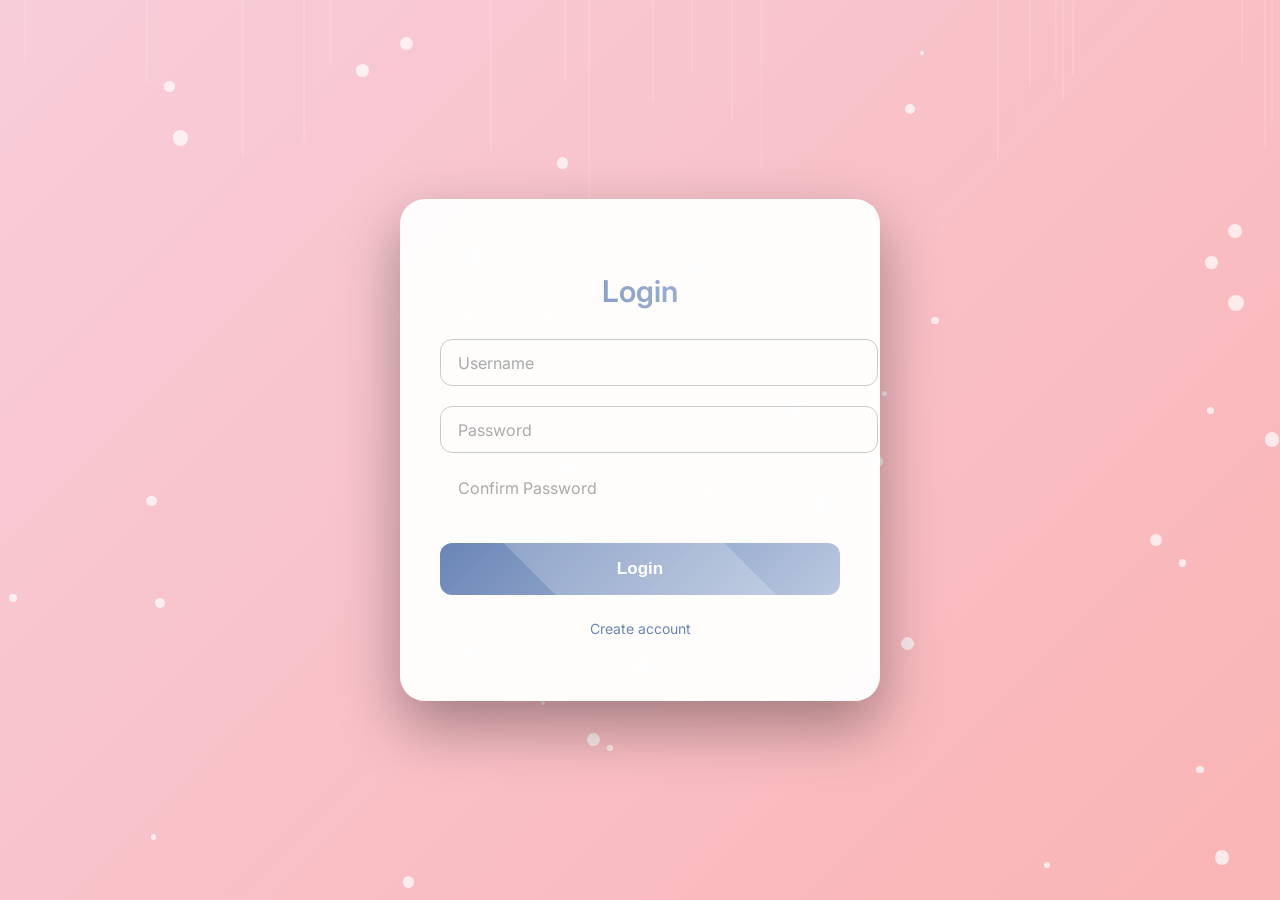
<file: index.html>
<!DOCTYPE html>
<html lang="en">
<head>
<meta charset="UTF-8">
<meta name="viewport" content="width=device-width, initial-scale=1.0">
<title>Pro Login/Signup Ultimate</title>
<style>
@import url('https://fonts.googleapis.com/css2?family=Inter:wght@400;600&display=swap');


/* ----------------- Body & Animated Background ----------------- */
body {
    margin:0;
    font-family:'Inter', sans-serif;
    height:100vh;
    overflow:hidden;
    display:flex;
    justify-content:center;
    align-items:center;
    background: linear-gradient(-45deg, #6a85b6, #bac8e0, #faaca8, #f8cdda);
    background-size: 400% 400%;
    animation: gradientBG 20s ease infinite;
    position: relative;
}

@keyframes gradientBG {
    0%{background-position:0% 50%;}
    50%{background-position:100% 50%;}
    100%{background-position:0% 50%;}
}

/* ----------------- Particles & Lines ----------------- */
.particles, .lines {
    position:absolute;
    top:0; left:0;
    width:100%; height:100%;
    overflow:hidden;
    z-index:0;
}

.particle {
    position:absolute;
    width:10px; height:10px;
    background: rgba(255,255,255,0.7);
    border-radius:50%;
    animation: float 10s linear infinite;
}

@keyframes float{
    0%{transform: translateY(0) translateX(0);}
    50%{transform: translateY(-50px) translateX(30px);}
    100%{transform: translateY(-100vh) translateX(-50px);}
}

.line{
    position:absolute;
    width:2px;
    height:100px;
    background: rgba(255,255,255,0.1);
    animation: moveLine 12s linear infinite;
}

@keyframes moveLine{
    0%{transform: translateY(100vh);}
    100%{transform: translateY(-100vh);}
}

/* ----------------- Auth Box ----------------- */
.auth-box{
    position:relative;
    z-index:1;
    width:400px;
    background: rgba(255,255,255,0.95);
    padding:50px 40px;
    border-radius:25px;
    box-shadow: 0 25px 60px rgba(0,0,0,0.35);
    text-align:center;
    transition: transform 0.6s ease, box-shadow 0.6s ease;
}

.auth-box:hover{
    transform: translateY(-5px);
    box-shadow:0 30px 70px rgba(0,0,0,0.4);
}

.auth-box h2{
    font-size:30px;
    font-weight:600;
    margin-bottom:30px;
    background: linear-gradient(90deg,#6a85b6,#bac8e0);
    -webkit-background-clip:text;
    -webkit-text-fill-color:transparent;
    opacity:0;
    transform: translateY(-20px);
    animation: fadeInText 1s forwards;
}

@keyframes fadeInText{
    to{opacity:1; transform:translateY(0);}
}

/* ----------------- Inputs with Floating Labels ----------------- */
.input-group{
    position:relative;
    margin:20px 0;
    text-align:left;
}

.input-group input{
    width:100%;
    padding:14px 18px;
    border-radius:12px;
    border:1px solid #ccc;
    font-size:15px;
    transition:0.3s;
    background:transparent;
}

.input-group input:focus{
    border-color:#6a85b6;
    box-shadow:0 0 10px rgba(106,133,182,0.5);
    outline:none;
}

.input-group label{
    position:absolute;
    top:50%;
    left:18px;
    transform: translateY(-50%);
    color:#aaa;
    pointer-events:none;
    transition:0.3s;
}

.input-group input:focus + label,
.input-group input:not(:placeholder-shown) + label{
    top:-10px;
    left:12px;
    font-size:12px;
    color:#6a85b6;
    font-weight:600;
}

/* ----------------- Buttons ----------------- */
.auth-box button{
    width:100%;
    padding:16px;
    border:none;
    border-radius:12px;
    background:linear-gradient(135deg,#6a85b6,#bac8e0);
    color:white;
    font-size:17px;
    font-weight:600;
    cursor:pointer;
    margin-top:20px;
    position:relative;
    overflow:hidden;
    transition:0.3s;
}

.auth-box button::after{
    content:"";
    position:absolute;
    width:300%;
    height:300%;
    top:-100%;
    left:-100%;
    background:rgba(255,255,255,0.2);
    transform: rotate(45deg);
    transition:all 0.5s ease;
}

.auth-box button:hover::after{
    top:0; left:0;
}

.auth-box button:hover{
    transform:scale(1.05);
    box-shadow:0 15px 25px rgba(0,0,0,0.3);
}

/* ----------------- Toggle Text ----------------- */
.auth-box p{
    margin-top:25px;
    color:#6a85b6;
    font-size:14px;
    cursor:pointer;
    transition:0.3s;
}
.auth-box p:hover{
    color:#374b75;
    text-decoration:underline;
}

/* ----------------- Confirm Password Animation ----------------- */
#confirmPassword{
    opacity:0;
    max-height:0;
    transition:opacity 0.5s, max-height 0.5s;
}
#confirmPassword.show{
    opacity:1;
    max-height:60px;
}

/* ----------------- Error Shake ----------------- */
.shake{
    animation:shake 0.5s;
}
@keyframes shake{
    0%{transform:translateX(0);}
    25%{transform:translateX(-8px);}
    50%{transform:translateX(8px);}
    75%{transform:translateX(-8px);}
    100%{transform:translateX(0);}
}
</style>
</head>
<body>

<div class="particles" id="particles"></div>
<div class="lines" id="lines"></div>

<div class="auth-box" id="authBox">
    <h2 id="title">Login</h2>

    <div class="input-group">
        <input type="text" id="username" placeholder=" " autocomplete="off">
        <label>Username</label>
    </div>

    <div class="input-group">
        <input type="password" id="password" placeholder=" " autocomplete="off">
        <label>Password</label>
    </div>

    <div class="input-group">
        <input type="password" id="confirmPassword" placeholder=" " autocomplete="off">
        <label>Confirm Password</label>
    </div>

    <button onclick="auth()" id="authBtn">Login</button>
    <p onclick="toggle()" id="toggleText">Create account</p>
</div>

<script>
/* ----------------- IndexedDB ----------------- */
let isLogin = true;
let db;
const request = indexedDB.open("UserDatabaseProV2",1);

request.onupgradeneeded = function(e){
    db=e.target.result;
    db.createObjectStore("users",{keyPath:"username"});
}

request.onsuccess = function(e){db=e.target.result;}

/* ----------------- Toggle ----------------- */
function toggle(){
    isLogin = !isLogin;
    document.getElementById("title").innerText = isLogin?"Login":"Sign Up";
    document.getElementById("authBtn").innerText = isLogin?"Login":"Sign Up";
    document.getElementById("toggleText").innerText = isLogin?"Create account":"Already have an account?";
    const confirm=document.getElementById("confirmPassword");
    if(!isLogin) confirm.classList.add("show");
    else confirm.classList.remove("show");
}

/* ----------------- Auth ----------------- */
function auth(){
    const username=document.getElementById("username").value.trim();
    const password=document.getElementById("password").value.trim();
    const confirmPassword=document.getElementById("confirmPassword").value.trim();
    const box=document.getElementById("authBox");

    if(!username||!password||(!isLogin&&!confirmPassword)){
        alert("Fill all fields!");
        box.classList.add("shake");
        setTimeout(()=>box.classList.remove("shake"),500);
        return;
    }

    const tx=db.transaction("users","readwrite");
    const store=tx.objectStore("users");

    if(isLogin){
        const getUser=store.get(username);
        getUser.onsuccess=()=>{
            if(getUser.result && getUser.result.password===password){
                window.location.href="pro1.html";
            }else{
                alert("Wrong username or password!");
                box.classList.add("shake");
                setTimeout(()=>box.classList.remove("shake"),500);
            }
        }
    }else{
        if(password!==confirmPassword){
            alert("Passwords do not match!");
            box.classList.add("shake");
            setTimeout(()=>box.classList.remove("shake"),500);
            return;
        }
        const addUser=store.add({username,password});
        addUser.onsuccess=()=>{
            alert("Account created successfully!");
            toggle();
        };
        addUser.onerror=()=>{
            alert("Username already exists!");
            box.classList.add("shake");
            setTimeout(()=>box.classList.remove("shake"),500);
        }
    }
}

/* ----------------- Particles & Lines ----------------- */
const particlesContainer=document.getElementById("particles");
for(let i=0;i<40;i++){
    const p=document.createElement("div");
    p.className="particle";
    p.style.left=Math.random()*100+"%";
    p.style.top=Math.random()*100+"%";
    p.style.width=p.style.height=Math.random()*12+4+"px";
    p.style.animationDuration=5+Math.random()*10+"s";
    particlesContainer.appendChild(p);
}

const linesContainer=document.getElementById("lines");
for(let i=0;i<20;i++){
    const l=document.createElement("div");
    l.className="line";
    l.style.left=Math.random()*100+"%";
    l.style.height=50+Math.random()*150+"px";
    l.style.animationDuration=8+Math.random()*10+"s";
    linesContainer.appendChild(l);
}
</script>

</body>
</html>
</file>
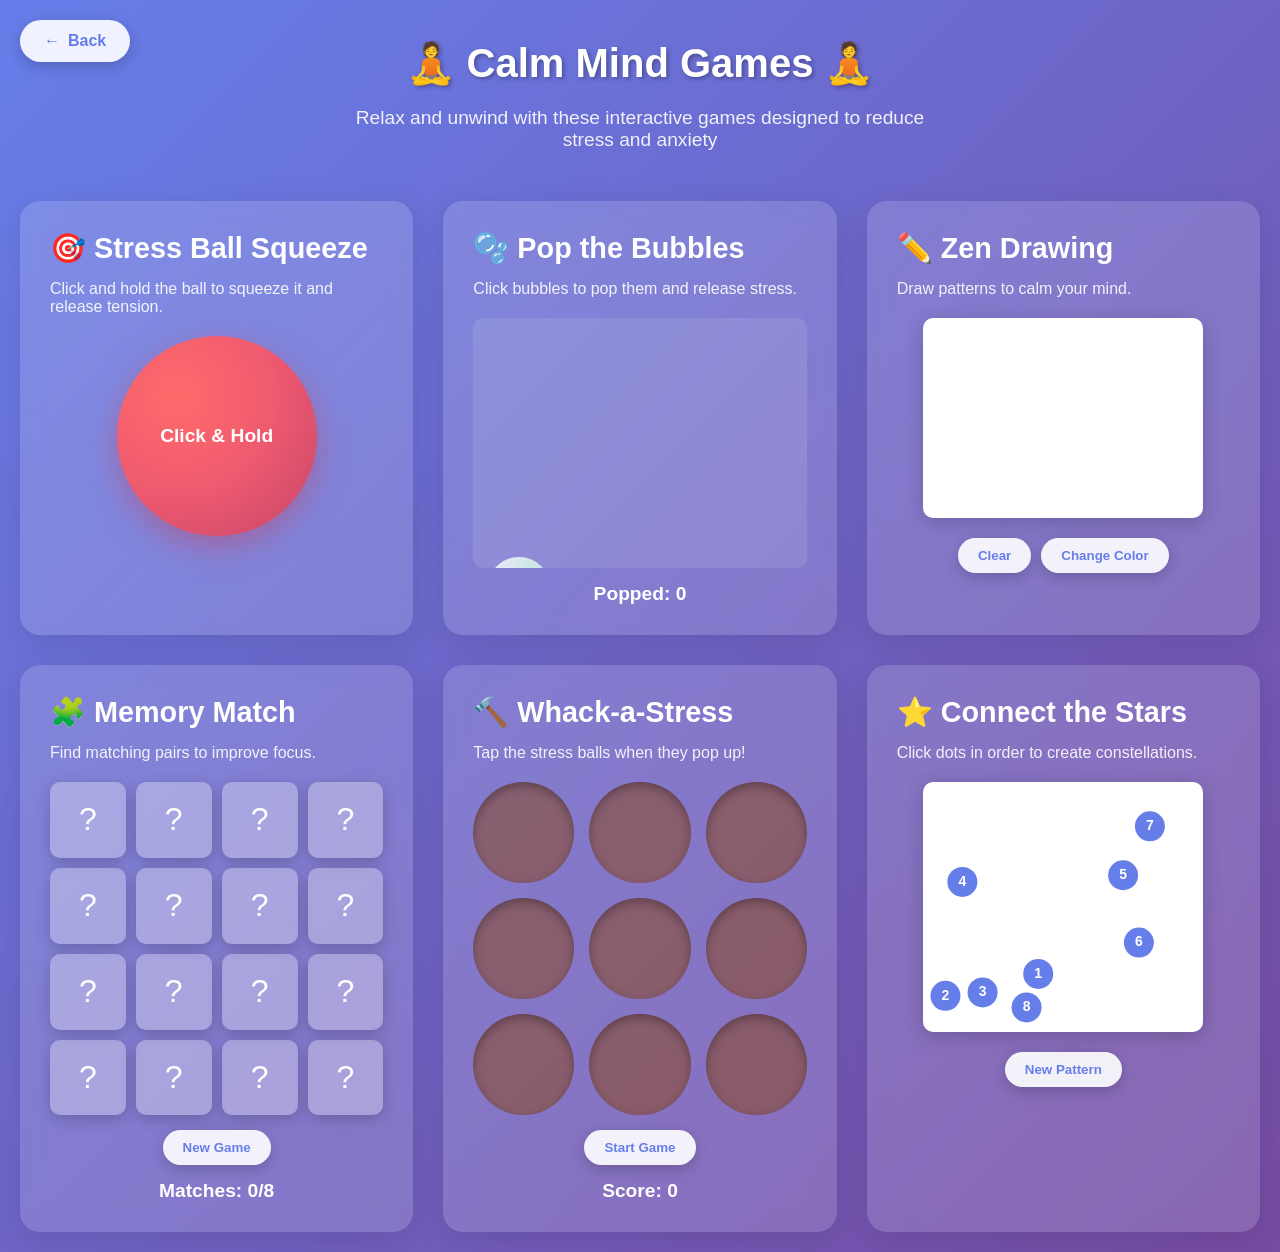
<file: anxiety.html>
<html lang="en">
<head>
    <meta charset="UTF-8">
    <meta name="viewport" content="width=device-width, initial-scale=1.0">
    <title>Calm Mind Games</title>
    <style>
        * {
            margin: 0;
            padding: 0;
            box-sizing: border-box;
        }

        body {
            font-family: 'Segoe UI', Tahoma, Geneva, Verdana, sans-serif;
            background: linear-gradient(135deg, #667eea 0%, #764ba2 100%);
            min-height: 100vh;
            display: flex;
            flex-direction: column;
            align-items: center;
            padding: 20px;
            color: #fff;
        }

        h1 {
            font-size: 2.5em;
            margin: 20px 0;
            text-shadow: 2px 2px 4px rgba(0,0,0,0.3);
            animation: fadeIn 1s ease-in;
        }

        .subtitle {
            font-size: 1.2em;
            opacity: 0.9;
            margin-bottom: 20px;
            text-align: center;
            max-width: 600px;
            animation: fadeIn 1s ease-in 0.3s backwards;
        }

        .back-button {
            position: fixed;
            top: 20px;
            left: 20px;
            background: rgba(255, 255, 255, 0.9);
            border: none;
            padding: 12px 24px;
            border-radius: 25px;
            cursor: pointer;
            font-weight: bold;
            color: #667eea;
            font-size: 1em;
            box-shadow: 0 4px 15px rgba(0,0,0,0.2);
            transition: all 0.3s ease;
            z-index: 1000;
            display: flex;
            align-items: center;
            gap: 8px;
        }

        .back-button:hover {
            background: white;
            transform: translateX(-5px);
            box-shadow: 0 6px 20px rgba(0,0,0,0.3);
        }

        .games-container {
            display: grid;
            grid-template-columns: repeat(auto-fit, minmax(300px, 1fr));
            gap: 30px;
            max-width: 1400px;
            width: 100%;
            margin-top: 30px;
        }

        .game-card {
            background: rgba(255, 255, 255, 0.15);
            backdrop-filter: blur(10px);
            border-radius: 20px;
            padding: 30px;
            box-shadow: 0 8px 32px rgba(0,0,0,0.1);
            transition: transform 0.3s ease, box-shadow 0.3s ease;
            animation: slideUp 0.6s ease-out backwards;
        }

        .game-card:nth-child(1) { animation-delay: 0.1s; }
        .game-card:nth-child(2) { animation-delay: 0.2s; }
        .game-card:nth-child(3) { animation-delay: 0.3s; }
        .game-card:nth-child(4) { animation-delay: 0.4s; }
        .game-card:nth-child(5) { animation-delay: 0.5s; }
        .game-card:nth-child(6) { animation-delay: 0.6s; }
        .game-card:nth-child(7) { animation-delay: 0.7s; }
        .game-card:nth-child(8) { animation-delay: 0.8s; }

        .game-card:hover {
            transform: translateY(-5px);
            box-shadow: 0 12px 40px rgba(0,0,0,0.2);
        }

        .game-card h2 {
            margin-bottom: 15px;
            font-size: 1.8em;
        }

        .game-card p {
            margin-bottom: 20px;
            opacity: 0.9;
        }

        /* Stress Ball */
        .stress-ball {
            width: 200px;
            height: 200px;
            margin: 20px auto;
            border-radius: 50%;
            background: radial-gradient(circle at 30% 30%, #ff6b6b, #ee5a6f, #c44569);
            display: flex;
            align-items: center;
            justify-content: center;
            font-size: 1.2em;
            font-weight: bold;
            box-shadow: 0 10px 30px rgba(196, 69, 105, 0.5);
            cursor: pointer;
            transition: all 0.1s ease;
            user-select: none;
        }

        .stress-ball:active {
            transform: scale(0.7);
            box-shadow: 0 5px 15px rgba(196, 69, 105, 0.7);
        }

        /* Pop Bubbles */
        .bubbles-container {
            position: relative;
            height: 250px;
            overflow: hidden;
            border-radius: 10px;
            background: rgba(255, 255, 255, 0.1);
        }

        .bubble {
            position: absolute;
            border-radius: 50%;
            background: radial-gradient(circle at 30% 30%, rgba(255, 255, 255, 0.8), rgba(100, 150, 255, 0.4));
            cursor: pointer;
            box-shadow: inset 0 0 20px rgba(255, 255, 255, 0.5);
        }

        .bubble:hover {
            transform: scale(1.1);
        }

        /* Pattern Drawing */
        #drawCanvas {
            background: white;
            border-radius: 10px;
            cursor: crosshair;
            box-shadow: 0 4px 20px rgba(0,0,0,0.2);
            display: block;
            margin: 20px auto;
        }

        /* Memory Match */
        .memory-grid {
            display: grid;
            grid-template-columns: repeat(4, 1fr);
            gap: 10px;
            margin-top: 20px;
        }

        .memory-card {
            aspect-ratio: 1;
            background: rgba(255, 255, 255, 0.3);
            border-radius: 10px;
            cursor: pointer;
            display: flex;
            align-items: center;
            justify-content: center;
            font-size: 2em;
            transition: all 0.3s ease;
            box-shadow: 0 4px 15px rgba(0,0,0,0.2);
        }

        .memory-card:hover {
            transform: scale(1.05);
        }

        .memory-card.flipped {
            background: rgba(255, 255, 255, 0.9);
        }

        .memory-card.matched {
            background: rgba(76, 175, 80, 0.8);
            cursor: default;
        }

        /* Whack-a-Mole */
        .mole-grid {
            display: grid;
            grid-template-columns: repeat(3, 1fr);
            gap: 15px;
            margin-top: 20px;
        }

        .mole-hole {
            aspect-ratio: 1;
            background: rgba(139, 69, 19, 0.5);
            border-radius: 50%;
            position: relative;
            overflow: hidden;
            box-shadow: inset 0 4px 10px rgba(0,0,0,0.3);
        }

        .mole {
            position: absolute;
            width: 80%;
            height: 80%;
            background: radial-gradient(circle, #8B4513, #654321);
            border-radius: 50%;
            bottom: -100%;
            left: 10%;
            cursor: pointer;
            transition: bottom 0.2s ease;
            display: flex;
            align-items: center;
            justify-content: center;
            font-size: 2em;
        }

        .mole.up {
            bottom: 10%;
        }

        /* Connect Dots */
        #dotsCanvas {
            background: white;
            border-radius: 10px;
            cursor: pointer;
            box-shadow: 0 4px 20px rgba(0,0,0,0.2);
            display: block;
            margin: 20px auto;
        }

        /* Mandala Coloring */
        .mandala-container {
            position: relative;
            width: 250px;
            height: 250px;
            margin: 20px auto;
        }

        .mandala-svg {
            width: 100%;
            height: 100%;
            cursor: pointer;
        }

        .mandala-svg path {
            transition: fill 0.3s ease;
        }

        .controls {
            display: flex;
            gap: 10px;
            justify-content: center;
            margin-top: 15px;
            flex-wrap: wrap;
        }

        button {
            background: rgba(255, 255, 255, 0.9);
            border: none;
            padding: 10px 20px;
            border-radius: 25px;
            cursor: pointer;
            font-weight: bold;
            color: #667eea;
            transition: all 0.3s ease;
            box-shadow: 0 4px 15px rgba(0,0,0,0.2);
        }

        button:hover {
            background: white;
            transform: translateY(-2px);
            box-shadow: 0 6px 20px rgba(0,0,0,0.3);
        }

        .score {
            text-align: center;
            font-size: 1.2em;
            margin-top: 15px;
            font-weight: bold;
        }

        @keyframes fadeIn {
            from { opacity: 0; transform: translateY(-20px); }
            to { opacity: 1; transform: translateY(0); }
        }

        @keyframes slideUp {
            from { opacity: 0; transform: translateY(30px); }
            to { opacity: 1; transform: translateY(0); }
        }

        @keyframes pulse {
            0%, 100% { transform: scale(1); }
            50% { transform: scale(1.1); }
        }

        @keyframes pop {
            0% { transform: scale(1); opacity: 1; }
            100% { transform: scale(2); opacity: 0; }
        }
    </style>
</head>
<body>
    <button class="back-button" onclick="history.back()">
        <span>←</span>
        <span>Back</span>
    </button>
   
    <h1>🧘 Calm Mind Games 🧘</h1>
    <p class="subtitle">Relax and unwind with these interactive games designed to reduce stress and anxiety</p>
   
    <div class="games-container">
        <!-- Stress Ball -->
        <div class="game-card">
            <h2>🎯 Stress Ball Squeeze</h2>
            <p>Click and hold the ball to squeeze it and release tension.</p>
            <div class="stress-ball" id="stressBall">Click & Hold</div>
        </div>

        <!-- Pop Bubbles -->
        <div class="game-card">
            <h2>🫧 Pop the Bubbles</h2>
            <p>Click bubbles to pop them and release stress.</p>
            <div class="bubbles-container" id="bubblesContainer"></div>
            <div class="score">Popped: <span id="bubbleScore">0</span></div>
        </div>

        <!-- Pattern Drawing -->
        <div class="game-card">
            <h2>✏️ Zen Drawing</h2>
            <p>Draw patterns to calm your mind.</p>
            <canvas id="drawCanvas" width="280" height="200"></canvas>
            <div class="controls">
                <button id="clearCanvas">Clear</button>
                <button id="changeColor">Change Color</button>
            </div>
        </div>

        <!-- Memory Match -->
        <div class="game-card">
            <h2>🧩 Memory Match</h2>
            <p>Find matching pairs to improve focus.</p>
            <div class="memory-grid" id="memoryGrid"></div>
            <div class="controls">
                <button id="resetMemory">New Game</button>
            </div>
            <div class="score">Matches: <span id="memoryScore">0/8</span></div>
        </div>

        <!-- Whack-a-Stress -->
        <div class="game-card">
            <h2>🔨 Whack-a-Stress</h2>
            <p>Tap the stress balls when they pop up!</p>
            <div class="mole-grid" id="moleGrid"></div>
            <div class="controls">
                <button id="startMole">Start Game</button>
            </div>
            <div class="score">Score: <span id="moleScore">0</span></div>
        </div>

        <!-- Connect the Dots -->
        <div class="game-card">
            <h2>⭐ Connect the Stars</h2>
            <p>Click dots in order to create constellations.</p>
            <canvas id="dotsCanvas" width="280" height="250"></canvas>
            <div class="controls">
                <button id="newDots">New Pattern</button>
            </div>
        </div>


    </div>

    <script>
        // Stress Ball
        const stressBall = document.getElementById('stressBall');
        let squeezeCount = 0;

        stressBall.addEventListener('mousedown', () => {
            stressBall.textContent = '💪 Squeeze!';
            squeezeCount++;
        });

        stressBall.addEventListener('mouseup', () => {
            stressBall.textContent = `Squeezed ${squeezeCount}x`;
            setTimeout(() => {
                stressBall.textContent = 'Click & Hold';
            }, 1000);
        });

        stressBall.addEventListener('mouseleave', () => {
            stressBall.textContent = 'Click & Hold';
        });

        stressBall.addEventListener('touchstart', (e) => {
            e.preventDefault();
            stressBall.textContent = '💪 Squeeze!';
            squeezeCount++;
        });

        stressBall.addEventListener('touchend', (e) => {
            e.preventDefault();
            stressBall.textContent = `Squeezed ${squeezeCount}x`;
            setTimeout(() => {
                stressBall.textContent = 'Click & Hold';
            }, 1000);
        });

        // Bubble Popping Game (FIXED)
        const bubblesContainer = document.getElementById('bubblesContainer');
        const bubbleScore = document.getElementById('bubbleScore');
        let score = 0;
        const colors = ['#ff6b6b', '#4ecdc4', '#45b7d1', '#ffa07a', '#98d8c8', '#f7dc6f'];

        function createBubble() {
            const bubble = document.createElement('div');
            bubble.className = 'bubble';
            const size = Math.random() * 60 + 40;
            bubble.style.width = size + 'px';
            bubble.style.height = size + 'px';
            bubble.style.left = Math.random() * (bubblesContainer.offsetWidth - size) + 'px';
            const color = colors[Math.floor(Math.random() * colors.length)];
            bubble.style.background = `radial-gradient(circle at 30% 30%, rgba(255, 255, 255, 0.8), ${color})`;
           
            // Start from bottom
            bubble.style.bottom = '-60px';
           
            bubble.addEventListener('click', () => {
                bubble.style.animation = 'pop 0.3s ease-out';
                setTimeout(() => bubble.remove(), 300);
                score++;
                bubbleScore.textContent = score;
            });

            bubblesContainer.appendChild(bubble);
           
            // Animate upward
            let position = -60;
            const speed = Math.random() * 1.5 + 1;
            const floatAnimation = setInterval(() => {
                position += speed;
                bubble.style.bottom = position + 'px';
               
                // Add horizontal wobble
                const wobble = Math.sin(position / 20) * 10;
                const left = parseFloat(bubble.style.left);
                bubble.style.left = (left + wobble * 0.1) + 'px';
               
                if (position > bubblesContainer.offsetHeight) {
                    clearInterval(floatAnimation);
                    if (bubble.parentElement) bubble.remove();
                }
            }, 30);
        }

        setInterval(createBubble, 1200);

        // Zen Drawing
        const canvas = document.getElementById('drawCanvas');
        const ctx = canvas.getContext('2d');
        const clearBtn = document.getElementById('clearCanvas');
        const colorBtn = document.getElementById('changeColor');
       
        let drawing = false;
        let currentColor = '#667eea';
        const drawColors = ['#667eea', '#764ba2', '#f093fb', '#4facfe', '#43e97b', '#fa709a'];
        let colorIndex = 0;

        canvas.addEventListener('mousedown', (e) => {
            drawing = true;
            const rect = canvas.getBoundingClientRect();
            const x = e.clientX - rect.left;
            const y = e.clientY - rect.top;
            ctx.beginPath();
            ctx.moveTo(x, y);
        });

        canvas.addEventListener('mouseup', () => drawing = false);
        canvas.addEventListener('mouseleave', () => drawing = false);

        canvas.addEventListener('mousemove', (e) => {
            if (!drawing) return;
            const rect = canvas.getBoundingClientRect();
            const x = e.clientX - rect.left;
            const y = e.clientY - rect.top;

            ctx.lineCap = 'round';
            ctx.lineWidth = 3;
            ctx.strokeStyle = currentColor;
            ctx.lineTo(x, y);
            ctx.stroke();
            ctx.beginPath();
            ctx.moveTo(x, y);
        });

        clearBtn.addEventListener('click', () => {
            ctx.clearRect(0, 0, canvas.width, canvas.height);
        });

        colorBtn.addEventListener('click', () => {
            colorIndex = (colorIndex + 1) % drawColors.length;
            currentColor = drawColors[colorIndex];
            colorBtn.style.background = currentColor;
            colorBtn.style.color = 'white';
        });

        // Touch support
        canvas.addEventListener('touchstart', (e) => {
            e.preventDefault();
            drawing = true;
            const rect = canvas.getBoundingClientRect();
            const touch = e.touches[0];
            const x = touch.clientX - rect.left;
            const y = touch.clientY - rect.top;
            ctx.beginPath();
            ctx.moveTo(x, y);
        });

        canvas.addEventListener('touchmove', (e) => {
            e.preventDefault();
            if (!drawing) return;
            const rect = canvas.getBoundingClientRect();
            const touch = e.touches[0];
            const x = touch.clientX - rect.left;
            const y = touch.clientY - rect.top;
            ctx.lineCap = 'round';
            ctx.lineWidth = 3;
            ctx.strokeStyle = currentColor;
            ctx.lineTo(x, y);
            ctx.stroke();
            ctx.beginPath();
            ctx.moveTo(x, y);
        });

        canvas.addEventListener('touchend', () => drawing = false);

        // Memory Match Game
        const memoryGrid = document.getElementById('memoryGrid');
        const memoryScore = document.getElementById('memoryScore');
        const resetMemory = document.getElementById('resetMemory');
        const emojis = ['🌸', '🌺', '🌻', '🌷', '🌹', '🏵️', '🌼', '💐'];
        let memoryCards = [];
        let flippedCards = [];
        let matches = 0;

        function initMemory() {
            memoryGrid.innerHTML = '';
            memoryCards = [...emojis, ...emojis].sort(() => Math.random() - 0.5);
            flippedCards = [];
            matches = 0;
            memoryScore.textContent = '0/8';

            memoryCards.forEach((emoji, index) => {
                const card = document.createElement('div');
                card.className = 'memory-card';
                card.dataset.emoji = emoji;
                card.dataset.index = index;
                card.textContent = '?';
                card.addEventListener('click', flipCard);
                memoryGrid.appendChild(card);
            });
        }

        function flipCard() {
            if (flippedCards.length >= 2 || this.classList.contains('flipped') || this.classList.contains('matched')) return;
           
            this.classList.add('flipped');
            this.textContent = this.dataset.emoji;
            flippedCards.push(this);

            if (flippedCards.length === 2) {
                setTimeout(checkMatch, 600);
            }
        }

        function checkMatch() {
            const [card1, card2] = flippedCards;
            if (card1.dataset.emoji === card2.dataset.emoji) {
                card1.classList.add('matched');
                card2.classList.add('matched');
                matches++;
                memoryScore.textContent = `${matches}/8`;
            } else {
                card1.classList.remove('flipped');
                card2.classList.remove('flipped');
                card1.textContent = '?';
                card2.textContent = '?';
            }
            flippedCards = [];
        }

        resetMemory.addEventListener('click', initMemory);
        initMemory();

        // Whack-a-Stress
        const moleGrid = document.getElementById('moleGrid');
        const moleScore = document.getElementById('moleScore');
        const startMole = document.getElementById('startMole');
        let moleGameActive = false;
        let molePoints = 0;
        let moleInterval;

        for (let i = 0; i < 9; i++) {
            const hole = document.createElement('div');
            hole.className = 'mole-hole';
            const mole = document.createElement('div');
            mole.className = 'mole';
            mole.textContent = '😰';
            mole.addEventListener('click', () => {
                if (mole.classList.contains('up')) {
                    mole.classList.remove('up');
                    molePoints++;
                    moleScore.textContent = molePoints;
                    mole.textContent = '😌';
                    setTimeout(() => mole.textContent = '😰', 200);
                }
            });
            hole.appendChild(mole);
            moleGrid.appendChild(hole);
        }

        startMole.addEventListener('click', () => {
            if (moleGameActive) {
                clearInterval(moleInterval);
                document.querySelectorAll('.mole').forEach(m => m.classList.remove('up'));
                startMole.textContent = 'Start Game';
                moleGameActive = false;
            } else {
                molePoints = 0;
                moleScore.textContent = '0';
                startMole.textContent = 'Stop Game';
                moleGameActive = true;
                popUpMole();
                moleInterval = setInterval(popUpMole, 1000);
            }
        });

        function popUpMole() {
            document.querySelectorAll('.mole').forEach(m => m.classList.remove('up'));
            const moles = document.querySelectorAll('.mole');
            const randomMole = moles[Math.floor(Math.random() * moles.length)];
            randomMole.classList.add('up');
            setTimeout(() => randomMole.classList.remove('up'), 800);
        }

        // Connect the Stars
        const dotsCanvas = document.getElementById('dotsCanvas');
        const dotsCtx = dotsCanvas.getContext('2d');
        const newDots = document.getElementById('newDots');
        let dots = [];
        let connectedDots = [];

        function generateDots() {
            dots = [];
            connectedDots = [];
            dotsCtx.clearRect(0, 0, dotsCanvas.width, dotsCanvas.height);
           
            for (let i = 0; i < 8; i++) {
                dots.push({
                    x: Math.random() * (dotsCanvas.width - 40) + 20,
                    y: Math.random() * (dotsCanvas.height - 40) + 20,
                    number: i + 1
                });
            }
            drawDots();
        }

        function drawDots() {
            dotsCtx.clearRect(0, 0, dotsCanvas.width, dotsCanvas.height);
           
            // Draw connections
            dotsCtx.strokeStyle = '#667eea';
            dotsCtx.lineWidth = 2;
            for (let i = 1; i < connectedDots.length; i++) {
                dotsCtx.beginPath();
                dotsCtx.moveTo(connectedDots[i - 1].x, connectedDots[i - 1].y);
                dotsCtx.lineTo(connectedDots[i].x, connectedDots[i].y);
                dotsCtx.stroke();
            }
           
            // Draw dots
            dots.forEach((dot, i) => {
                dotsCtx.fillStyle = connectedDots.includes(dot) ? '#43e97b' : '#667eea';
                dotsCtx.beginPath();
                dotsCtx.arc(dot.x, dot.y, 15, 0, Math.PI * 2);
                dotsCtx.fill();
               
                dotsCtx.fillStyle = 'white';
                dotsCtx.font = 'bold 14px Arial';
                dotsCtx.textAlign = 'center';
                dotsCtx.textBaseline = 'middle';
                dotsCtx.fillText(dot.number, dot.x, dot.y);
            });
        }

        dotsCanvas.addEventListener('click', (e) => {
            const rect = dotsCanvas.getBoundingClientRect();
            const x = e.clientX - rect.left;
            const y = e.clientY - rect.top;
           
            dots.forEach(dot => {
                const dist = Math.sqrt((x - dot.x) ** 2 + (y - dot.y) ** 2);
                if (dist < 15 && dot.number === connectedDots.length + 1) {
                    connectedDots.push(dot);
                    drawDots();
                }
            });
        });

        newDots.addEventListener('click', generateDots);
        generateDots();
    </script>
</body>
</html>
</file>
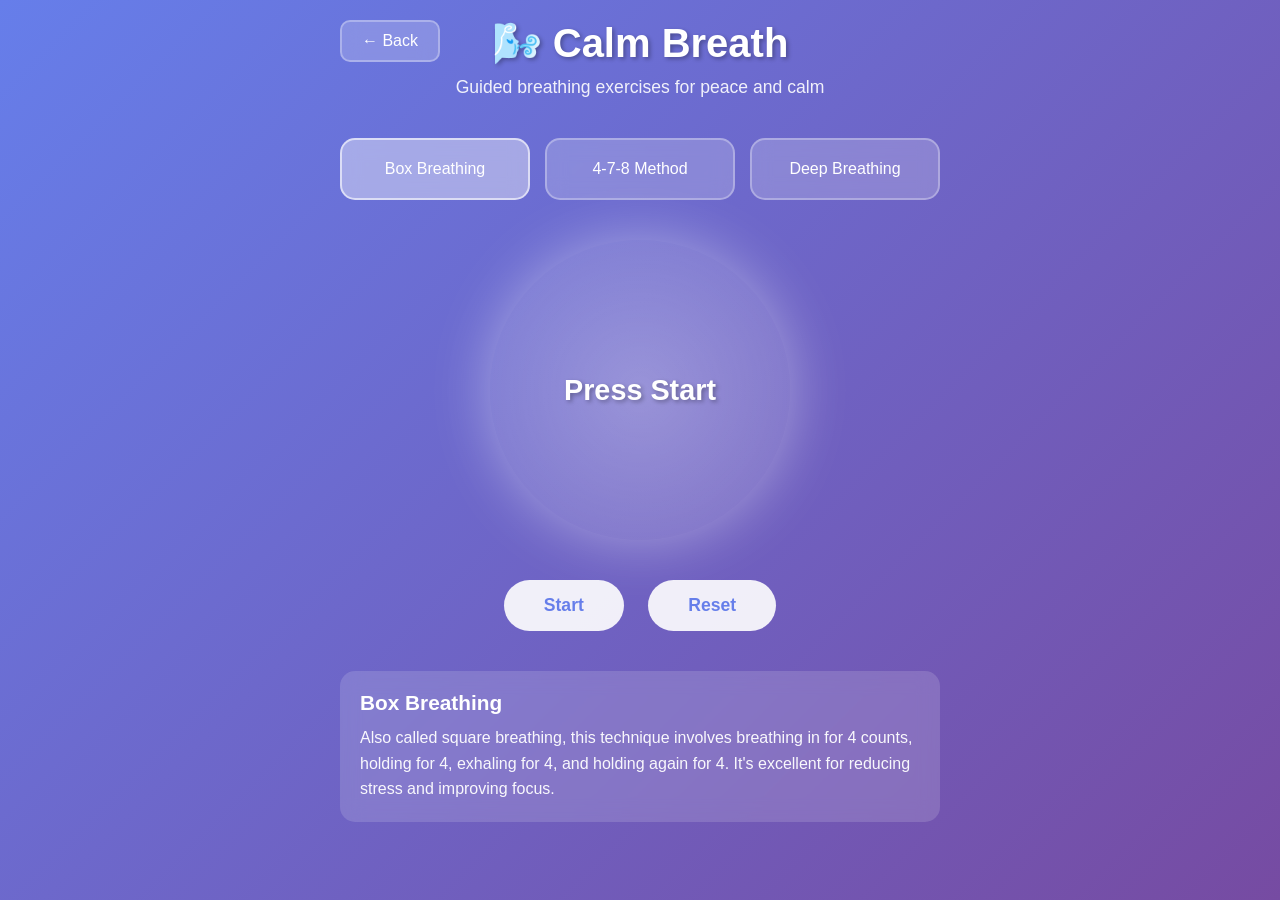
<file: breathing.html>
<!DOCTYPE html>
<html lang="en">
<head>
    <meta charset="UTF-8">
    <meta name="viewport" content="width=device-width, initial-scale=1.0">
    <title>Calm Breath - Breathing Exercises</title>
    <style>
        * {
            margin: 0;
            padding: 0;
            box-sizing: border-box;
        }

        body {
            font-family: 'Segoe UI', Tahoma, Geneva, Verdana, sans-serif;
            background: linear-gradient(135deg, #667eea 0%, #764ba2 100%);
            min-height: 100vh;
            display: flex;
            flex-direction: column;
            align-items: center;
            padding: 20px;
            color: white;
        }

        .container {
            max-width: 600px;
            width: 100%;
            text-align: center;
            position: relative;
        }

        .back-btn {
            position: absolute;
            left: 0;
            top: 0;
            background: rgba(255, 255, 255, 0.2);
            backdrop-filter: blur(10px);
            border: 2px solid rgba(255, 255, 255, 0.3);
            color: white;
            padding: 10px 20px;
            border-radius: 10px;
            cursor: pointer;
            font-size: 1em;
            transition: all 0.3s ease;
        }

        .back-btn:hover {
            background: rgba(255, 255, 255, 0.3);
            transform: translateX(-3px);
        }

        h1 {
            font-size: 2.5em;
            margin-bottom: 10px;
            text-shadow: 2px 2px 4px rgba(0,0,0,0.3);
        }

        .subtitle {
            font-size: 1.1em;
            opacity: 0.9;
            margin-bottom: 40px;
        }

        .exercise-selector {
            display: grid;
            grid-template-columns: repeat(auto-fit, minmax(150px, 1fr));
            gap: 15px;
            margin-bottom: 40px;
        }

        .exercise-btn {
            background: rgba(255, 255, 255, 0.2);
            backdrop-filter: blur(10px);
            border: 2px solid rgba(255, 255, 255, 0.3);
            color: white;
            padding: 20px;
            border-radius: 15px;
            cursor: pointer;
            transition: all 0.3s ease;
            font-size: 1em;
        }

        .exercise-btn:hover {
            background: rgba(255, 255, 255, 0.3);
            transform: translateY(-2px);
        }

        .exercise-btn.active {
            background: rgba(255, 255, 255, 0.4);
            border-color: rgba(255, 255, 255, 0.6);
        }

        .breathing-circle-container {
            position: relative;
            width: 300px;
            height: 300px;
            margin: 40px auto;
        }

        .breathing-circle {
            width: 100%;
            height: 100%;
            border-radius: 50%;
            background: radial-gradient(circle, rgba(255,255,255,0.3), rgba(255,255,255,0.1));
            box-shadow: 0 0 60px rgba(255,255,255,0.4);
            display: flex;
            align-items: center;
            justify-content: center;
            transition: transform 4s ease-in-out;
        }

        .instruction-text {
            font-size: 1.8em;
            font-weight: 600;
            text-shadow: 2px 2px 4px rgba(0,0,0,0.3);
        }

        .counter {
            font-size: 3em;
            font-weight: 700;
            margin: 20px 0;
        }

        .controls {
            margin-top: 30px;
        }

        .control-btn {
            background: rgba(255, 255, 255, 0.9);
            color: #667eea;
            border: none;
            padding: 15px 40px;
            border-radius: 30px;
            font-size: 1.1em;
            font-weight: 600;
            cursor: pointer;
            margin: 0 10px;
            transition: all 0.3s ease;
        }

        .control-btn:hover {
            background: white;
            transform: scale(1.05);
        }

        .info-box {
            background: rgba(255, 255, 255, 0.15);
            backdrop-filter: blur(10px);
            border-radius: 15px;
            padding: 20px;
            margin-top: 40px;
            text-align: left;
        }

        .info-box h3 {
            margin-bottom: 10px;
            font-size: 1.3em;
        }

        .info-box p {
            line-height: 1.6;
            opacity: 0.95;
        }
    </style>
</head>
<body>
            <div class="container">
        <button class="back-btn" id="backBtn">← Back</button>
        <h1>🌬️ Calm Breath</h1>
        <p class="subtitle">Guided breathing exercises for peace and calm</p>

        <div class="exercise-selector">
            <button class="exercise-btn active" data-exercise="box">Box Breathing</button>
            <button class="exercise-btn" data-exercise="478">4-7-8 Method</button>
            <button class="exercise-btn" data-exercise="deep">Deep Breathing</button>
        </div>

        <div class="breathing-circle-container">
            <div class="breathing-circle">
                <div class="instruction-text">Press Start</div>
            </div>
        </div>

        <div class="counter" id="counter"></div>

        <div class="controls">
            <button class="control-btn" id="startBtn">Start</button>
            <button class="control-btn" id="resetBtn">Reset</button>
        </div>

        <div class="info-box" id="infoBox">
            <h3>Box Breathing</h3>
            <p>Also called square breathing, this technique involves breathing in for 4 counts, holding for 4, exhaling for 4, and holding again for 4. It's excellent for reducing stress and improving focus.</p>
        </div>
    </div>

    <script>
        const exercises = {
            box: {
                name: 'Box Breathing',
                description: 'Also called square breathing, this technique involves breathing in for 4 counts, holding for 4, exhaling for 4, and holding again for 4. It\'s excellent for reducing stress and improving focus.',
                phases: [
                    { instruction: 'Breathe In', duration: 4, scale: 1.5 },
                    { instruction: 'Hold', duration: 4, scale: 1.5 },
                    { instruction: 'Breathe Out', duration: 4, scale: 1 },
                    { instruction: 'Hold', duration: 4, scale: 1 }
                ]
            },
            '478': {
                name: '4-7-8 Method',
                description: 'Breathe in for 4 counts, hold for 7, and exhale for 8. This technique helps calm the nervous system and is particularly effective for sleep and anxiety relief.',
                phases: [
                    { instruction: 'Breathe In', duration: 4, scale: 1.5 },
                    { instruction: 'Hold', duration: 7, scale: 1.5 },
                    { instruction: 'Breathe Out', duration: 8, scale: 1 }
                ]
            },
            deep: {
                name: 'Deep Breathing',
                description: 'Simple and effective - breathe in deeply for 5 counts and out for 5 counts. This helps activate your parasympathetic nervous system and promotes relaxation.',
                phases: [
                    { instruction: 'Breathe In', duration: 5, scale: 1.5 },
                    { instruction: 'Breathe Out', duration: 5, scale: 1 }
                ]
            }
        };

        let currentExercise = 'box';
        let isRunning = false;
        let currentPhase = 0;
        let countdown;
        let phaseTimeout;

        const circle = document.querySelector('.breathing-circle');
        const instructionText = document.querySelector('.instruction-text');
        const counter = document.getElementById('counter');
        const startBtn = document.getElementById('startBtn');
        const resetBtn = document.getElementById('resetBtn');
        const infoBox = document.getElementById('infoBox');

        document.querySelectorAll('.exercise-btn').forEach(btn => {
            btn.addEventListener('click', () => {
                document.querySelectorAll('.exercise-btn').forEach(b => b.classList.remove('active'));
                btn.classList.add('active');
                currentExercise = btn.dataset.exercise;
                updateInfo();
                reset();
            });
        });

        function updateInfo() {
            const exercise = exercises[currentExercise];
            infoBox.innerHTML = `
                <h3>${exercise.name}</h3>
                <p>${exercise.description}</p>
            `;
        }

        function runPhase() {
            if (!isRunning) return;

            const exercise = exercises[currentExercise];
            const phase = exercise.phases[currentPhase];
           
            instructionText.textContent = phase.instruction;
            circle.style.transform = `scale(${phase.scale})`;
            circle.style.transition = `transform ${phase.duration}s ease-in-out`;

            let timeLeft = phase.duration;
            counter.textContent = timeLeft;

            countdown = setInterval(() => {
                timeLeft--;
                counter.textContent = timeLeft;
                if (timeLeft <= 0) {
                    clearInterval(countdown);
                }
            }, 1000);

            phaseTimeout = setTimeout(() => {
                currentPhase = (currentPhase + 1) % exercise.phases.length;
                runPhase();
            }, phase.duration * 1000);
        }

        function start() {
            if (isRunning) return;
            isRunning = true;
            startBtn.textContent = 'Pause';
            currentPhase = 0;
            runPhase();
        }

        function pause() {
            isRunning = false;
            startBtn.textContent = 'Start';
            clearInterval(countdown);
            clearTimeout(phaseTimeout);
        }

        function reset() {
            pause();
            currentPhase = 0;
            instructionText.textContent = 'Press Start';
            counter.textContent = '';
            circle.style.transform = 'scale(1)';
            circle.style.transition = 'transform 0.3s ease';
        }

        startBtn.addEventListener('click', () => {
            if (isRunning) {
                pause();
            } else {
                start();
            }
        });

        resetBtn.addEventListener('click', reset);

        document.getElementById('backBtn').addEventListener('click', () => {
            window.history.back();
        });

        updateInfo();
    </script>
</body>
</html>
</file>
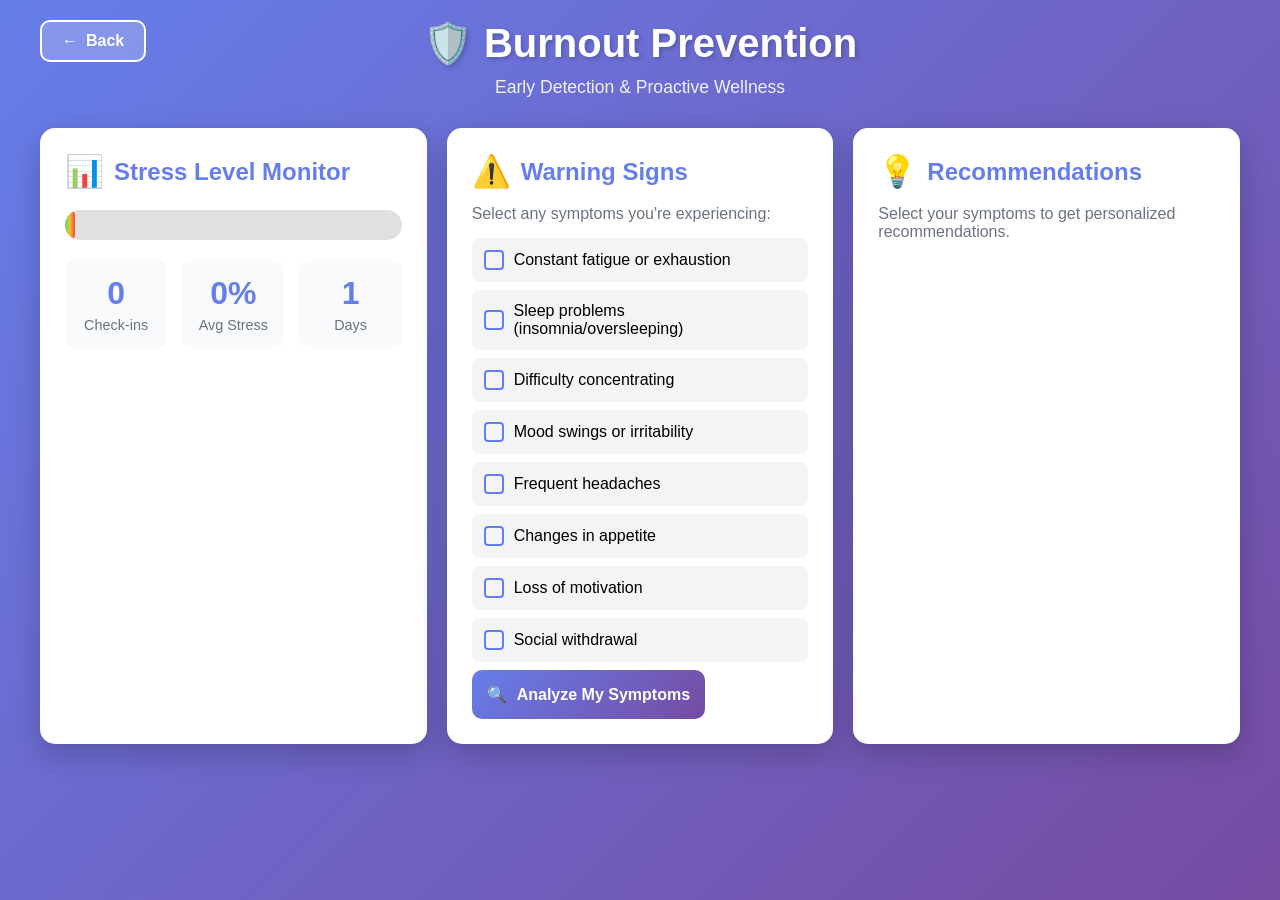
<file: burnout.html>
<!DOCTYPE html>
<html lang="en">
<head>
    <meta charset="UTF-8">
    <meta name="viewport" content="width=device-width, initial-scale=1.0">
    <title>Burnout Prevention - Early Warning System</title>
    <style>
        * {
            margin: 0;
            padding: 0;
            box-sizing: border-box;
        }

        body {
            font-family: 'Segoe UI', Tahoma, Geneva, Verdana, sans-serif;
            background: linear-gradient(135deg, #667eea 0%, #764ba2 100%);
            min-height: 100vh;
            padding: 20px;
        }

        .container {
            max-width: 1200px;
            margin: 0 auto;
        }

        header {
            text-align: center;
            color: white;
            margin-bottom: 30px;
            position: relative;
        }

        .back-button {
            position: absolute;
            left: 0;
            top: 0;
            background: rgba(255, 255, 255, 0.2);
            color: white;
            border: 2px solid white;
            padding: 10px 20px;
            border-radius: 10px;
            font-size: 1em;
            font-weight: bold;
            cursor: pointer;
            transition: all 0.3s ease;
            display: flex;
            align-items: center;
            gap: 8px;
        }

        .back-button:hover {
            background: rgba(255, 255, 255, 0.3);
            transform: translateX(-5px);
        }

        h1 {
            font-size: 2.5em;
            margin-bottom: 10px;
            text-shadow: 2px 2px 4px rgba(0,0,0,0.2);
        }

        .tagline {
            font-size: 1.1em;
            opacity: 0.9;
        }

        .dashboard {
            display: grid;
            grid-template-columns: repeat(auto-fit, minmax(300px, 1fr));
            gap: 20px;
            margin-bottom: 20px;
        }

        .card {
            background: white;
            border-radius: 15px;
            padding: 25px;
            box-shadow: 0 10px 30px rgba(0,0,0,0.2);
            transition: transform 0.3s ease;
        }

        .card:hover {
            transform: translateY(-5px);
        }

        .card h2 {
            color: #667eea;
            margin-bottom: 15px;
            font-size: 1.5em;
            display: flex;
            align-items: center;
            gap: 10px;
        }

        .icon {
            font-size: 1.3em;
        }

        .stress-meter {
            margin: 20px 0;
        }

        .meter-bar {
            width: 100%;
            height: 30px;
            background: #e0e0e0;
            border-radius: 15px;
            overflow: hidden;
            position: relative;
        }

        .meter-fill {
            height: 100%;
            background: linear-gradient(90deg, #4ade80, #fbbf24, #ef4444);
            border-radius: 15px;
            transition: width 0.5s ease;
            display: flex;
            align-items: center;
            justify-content: flex-end;
            padding-right: 10px;
            color: white;
            font-weight: bold;
        }

        .symptoms-list {
            list-style: none;
        }

        .symptom-item {
            padding: 12px;
            margin: 8px 0;
            background: #f3f4f6;
            border-radius: 8px;
            display: flex;
            align-items: center;
            gap: 10px;
            cursor: pointer;
            transition: all 0.3s ease;
        }

        .symptom-item:hover {
            background: #e5e7eb;
        }

        .symptom-item.selected {
            background: #dbeafe;
            border-left: 4px solid #3b82f6;
        }

        .checkbox {
            width: 20px;
            height: 20px;
            border: 2px solid #667eea;
            border-radius: 4px;
            display: flex;
            align-items: center;
            justify-content: center;
            color: white;
            font-weight: bold;
        }

        .checkbox.checked {
            background: #667eea;
        }

        .action-buttons {
            display: flex;
            flex-direction: column;
            gap: 10px;
        }

        .btn {
            padding: 15px;
            border: none;
            border-radius: 10px;
            font-size: 1em;
            font-weight: bold;
            cursor: pointer;
            transition: all 0.3s ease;
            display: flex;
            align-items: center;
            justify-content: center;
            gap: 10px;
        }

        .btn-primary {
            background: linear-gradient(135deg, #667eea, #764ba2);
            color: white;
        }

        .btn-primary:hover {
            transform: scale(1.05);
            box-shadow: 0 5px 15px rgba(102, 126, 234, 0.4);
        }

        .btn-success {
            background: #10b981;
            color: white;
        }

        .btn-success:hover {
            background: #059669;
        }

        .btn-warning {
            background: #f59e0b;
            color: white;
        }

        .btn-warning:hover {
            background: #d97706;
        }

        .alert {
            padding: 15px;
            border-radius: 10px;
            margin: 15px 0;
            display: none;
        }

        .alert.show {
            display: block;
            animation: slideIn 0.3s ease;
        }

        .alert-info {
            background: #dbeafe;
            color: #1e40af;
            border-left: 4px solid #3b82f6;
        }

        .alert-warning {
            background: #fef3c7;
            color: #92400e;
            border-left: 4px solid #f59e0b;
        }

        .alert-danger {
            background: #fee2e2;
            color: #991b1b;
            border-left: 4px solid #ef4444;
        }

        .recommendations {
            margin-top: 15px;
        }

        .recommendation-item {
            padding: 10px;
            margin: 8px 0;
            background: #f0fdf4;
            border-left: 3px solid #10b981;
            border-radius: 5px;
        }

        .stats {
            display: grid;
            grid-template-columns: repeat(3, 1fr);
            gap: 15px;
            margin-top: 20px;
        }

        .stat-box {
            text-align: center;
            padding: 15px;
            background: #f9fafb;
            border-radius: 10px;
        }

        .stat-number {
            font-size: 2em;
            font-weight: bold;
            color: #667eea;
        }

        .stat-label {
            font-size: 0.9em;
            color: #6b7280;
            margin-top: 5px;
        }



        @keyframes slideIn {
            from {
                opacity: 0;
                transform: translateY(-20px);
            }
            to {
                opacity: 1;
                transform: translateY(0);
            }
        }

        @media (max-width: 768px) {
            h1 {
                font-size: 2em;
            }
            .stats {
                grid-template-columns: 1fr;
            }
            .back-button {
                position: static;
                margin: 0 auto 20px auto;
            }
            header {
                display: flex;
                flex-direction: column;
                align-items: center;
            }
        }
    </style>
</head>
<body>
    <div class="container">
        <header>
            <button class="back-button" onclick="window.history.back()">
                <span>←</span> Back
            </button>
            <h1>🛡️ Burnout Prevention</h1>
            <p class="tagline">Early Detection & Proactive Wellness</p>
        </header>

        <div class="dashboard">
            <div class="card">
                <h2><span class="icon">📊</span> Stress Level Monitor</h2>
                <div class="stress-meter">
                    <div class="meter-bar">
                        <div class="meter-fill" id="stressMeter" style="width: 0%">
                            <span id="stressPercent">0%</span>
                        </div>
                    </div>
                </div>
                <div id="stressAlert" class="alert"></div>
                <div class="stats">
                    <div class="stat-box">
                        <div class="stat-number" id="checkCount">0</div>
                        <div class="stat-label">Check-ins</div>
                    </div>
                    <div class="stat-box">
                        <div class="stat-number" id="avgStress">0%</div>
                        <div class="stat-label">Avg Stress</div>
                    </div>
                    <div class="stat-box">
                        <div class="stat-number" id="daysTracked">1</div>
                        <div class="stat-label">Days</div>
                    </div>
                </div>
            </div>

            <div class="card">
                <h2><span class="icon">⚠️</span> Warning Signs</h2>
                <p style="color: #6b7280; margin-bottom: 15px;">Select any symptoms you're experiencing:</p>
                <ul class="symptoms-list" id="symptomsList">
                    <li class="symptom-item" data-symptom="fatigue">
                        <div class="checkbox"></div>
                        <span>Constant fatigue or exhaustion</span>
                    </li>
                    <li class="symptom-item" data-symptom="sleep">
                        <div class="checkbox"></div>
                        <span>Sleep problems (insomnia/oversleeping)</span>
                    </li>
                    <li class="symptom-item" data-symptom="concentration">
                        <div class="checkbox"></div>
                        <span>Difficulty concentrating</span>
                    </li>
                    <li class="symptom-item" data-symptom="mood">
                        <div class="checkbox"></div>
                        <span>Mood swings or irritability</span>
                    </li>
                    <li class="symptom-item" data-symptom="headaches">
                        <div class="checkbox"></div>
                        <span>Frequent headaches</span>
                    </li>
                    <li class="symptom-item" data-symptom="appetite">
                        <div class="checkbox"></div>
                        <span>Changes in appetite</span>
                    </li>
                    <li class="symptom-item" data-symptom="motivation">
                        <div class="checkbox"></div>
                        <span>Loss of motivation</span>
                    </li>
                    <li class="symptom-item" data-symptom="withdrawal">
                        <div class="checkbox"></div>
                        <span>Social withdrawal</span>
                    </li>
                </ul>
                <button class="btn btn-primary" id="analyzeBtn">
                    <span>🔍</span> Analyze My Symptoms
                </button>
            </div>

            <div class="card">
                <h2><span class="icon">💡</span> Recommendations</h2>
                <div id="recommendationsContainer" class="recommendations">
                    <p style="color: #6b7280;">Select your symptoms to get personalized recommendations.</p>
                </div>
            </div>
        </div>


    </div>

    <script>
        let selectedSymptoms = new Set();
        let stressHistory = [];
        let checkCount = 0;

        // Symptom selection
        document.querySelectorAll('.symptom-item').forEach(item => {
            item.addEventListener('click', function() {
                const symptom = this.dataset.symptom;
                const checkbox = this.querySelector('.checkbox');
               
                if (selectedSymptoms.has(symptom)) {
                    selectedSymptoms.delete(symptom);
                    this.classList.remove('selected');
                    checkbox.classList.remove('checked');
                    checkbox.textContent = '';
                } else {
                    selectedSymptoms.add(symptom);
                    this.classList.add('selected');
                    checkbox.classList.add('checked');
                    checkbox.textContent = '✓';
                }
               
                updateStressLevel();
            });
        });

        // Update stress level based on symptoms
        function updateStressLevel() {
            const symptomCount = selectedSymptoms.size;
            const stressPercent = Math.min((symptomCount / 8) * 100, 100);
           
            const meterFill = document.getElementById('stressMeter');
            const stressPercentText = document.getElementById('stressPercent');
            const stressAlert = document.getElementById('stressAlert');
           
            meterFill.style.width = stressPercent + '%';
            stressPercentText.textContent = Math.round(stressPercent) + '%';
           
            stressAlert.className = 'alert';
           
            if (stressPercent >= 75) {
                stressAlert.className = 'alert alert-danger show';
                stressAlert.textContent = '🚨 High stress detected! Immediate action recommended.';
            } else if (stressPercent >= 50) {
                stressAlert.className = 'alert alert-warning show';
                stressAlert.textContent = '⚠️ Moderate stress levels. Consider taking preventive measures.';
            } else if (stressPercent > 0) {
                stressAlert.className = 'alert alert-info show';
                stressAlert.textContent = '✓ Mild symptoms detected. Stay mindful of your wellbeing.';
            }
        }

        // Analyze symptoms and provide recommendations
        document.getElementById('analyzeBtn').addEventListener('click', function() {
            checkCount++;
            document.getElementById('checkCount').textContent = checkCount;
           
            const symptomCount = selectedSymptoms.size;
            const stressPercent = Math.min((symptomCount / 8) * 100, 100);
           
            stressHistory.push(stressPercent);
            const avgStress = stressHistory.reduce((a, b) => a + b, 0) / stressHistory.length;
            document.getElementById('avgStress').textContent = Math.round(avgStress) + '%';
           
            const container = document.getElementById('recommendationsContainer');
            container.innerHTML = '<h3 style="color: #667eea; margin-bottom: 15px;">Your Personalized Action Plan:</h3>';
           
            const recommendations = [];
           
            if (selectedSymptoms.has('fatigue')) {
                recommendations.push('Take regular breaks every 90 minutes');
                recommendations.push('Ensure 7-9 hours of quality sleep');
            }
           
            if (selectedSymptoms.has('sleep')) {
                recommendations.push('Establish a consistent sleep schedule');
                recommendations.push('Avoid screens 1 hour before bedtime');
            }
           
            if (selectedSymptoms.has('concentration')) {
                recommendations.push('Practice the Pomodoro technique (25min work/5min break)');
                recommendations.push('Minimize multitasking');
            }
           
            if (selectedSymptoms.has('mood') || selectedSymptoms.has('withdrawal')) {
                recommendations.push('Connect with friends or family daily');
                recommendations.push('Practice mindfulness or meditation');
            }
           
            if (selectedSymptoms.has('headaches')) {
                recommendations.push('Stay hydrated (8 glasses of water daily)');
                recommendations.push('Take screen breaks every 20 minutes');
            }
           
            if (selectedSymptoms.has('appetite')) {
                recommendations.push('Eat regular, balanced meals');
                recommendations.push('Avoid excessive caffeine');
            }
           
            if (selectedSymptoms.has('motivation')) {
                recommendations.push('Set small, achievable daily goals');
                recommendations.push('Celebrate small wins');
            }
           
            if (recommendations.length === 0) {
                recommendations.push('Continue monitoring your wellbeing daily');
                recommendations.push('Maintain healthy work-life boundaries');
                recommendations.push('Practice self-care regularly');
            }
           
            if (symptomCount >= 6) {
                recommendations.unshift('🚨 URGENT: Consider speaking with a mental health professional');
                recommendations.unshift('Take immediate time off if possible');
            }
           
            recommendations.forEach(rec => {
                const div = document.createElement('div');
                div.className = 'recommendation-item';
                div.textContent = '• ' + rec;
                container.appendChild(div);
            });
        });


    </script>
</body>
</html>
</file>
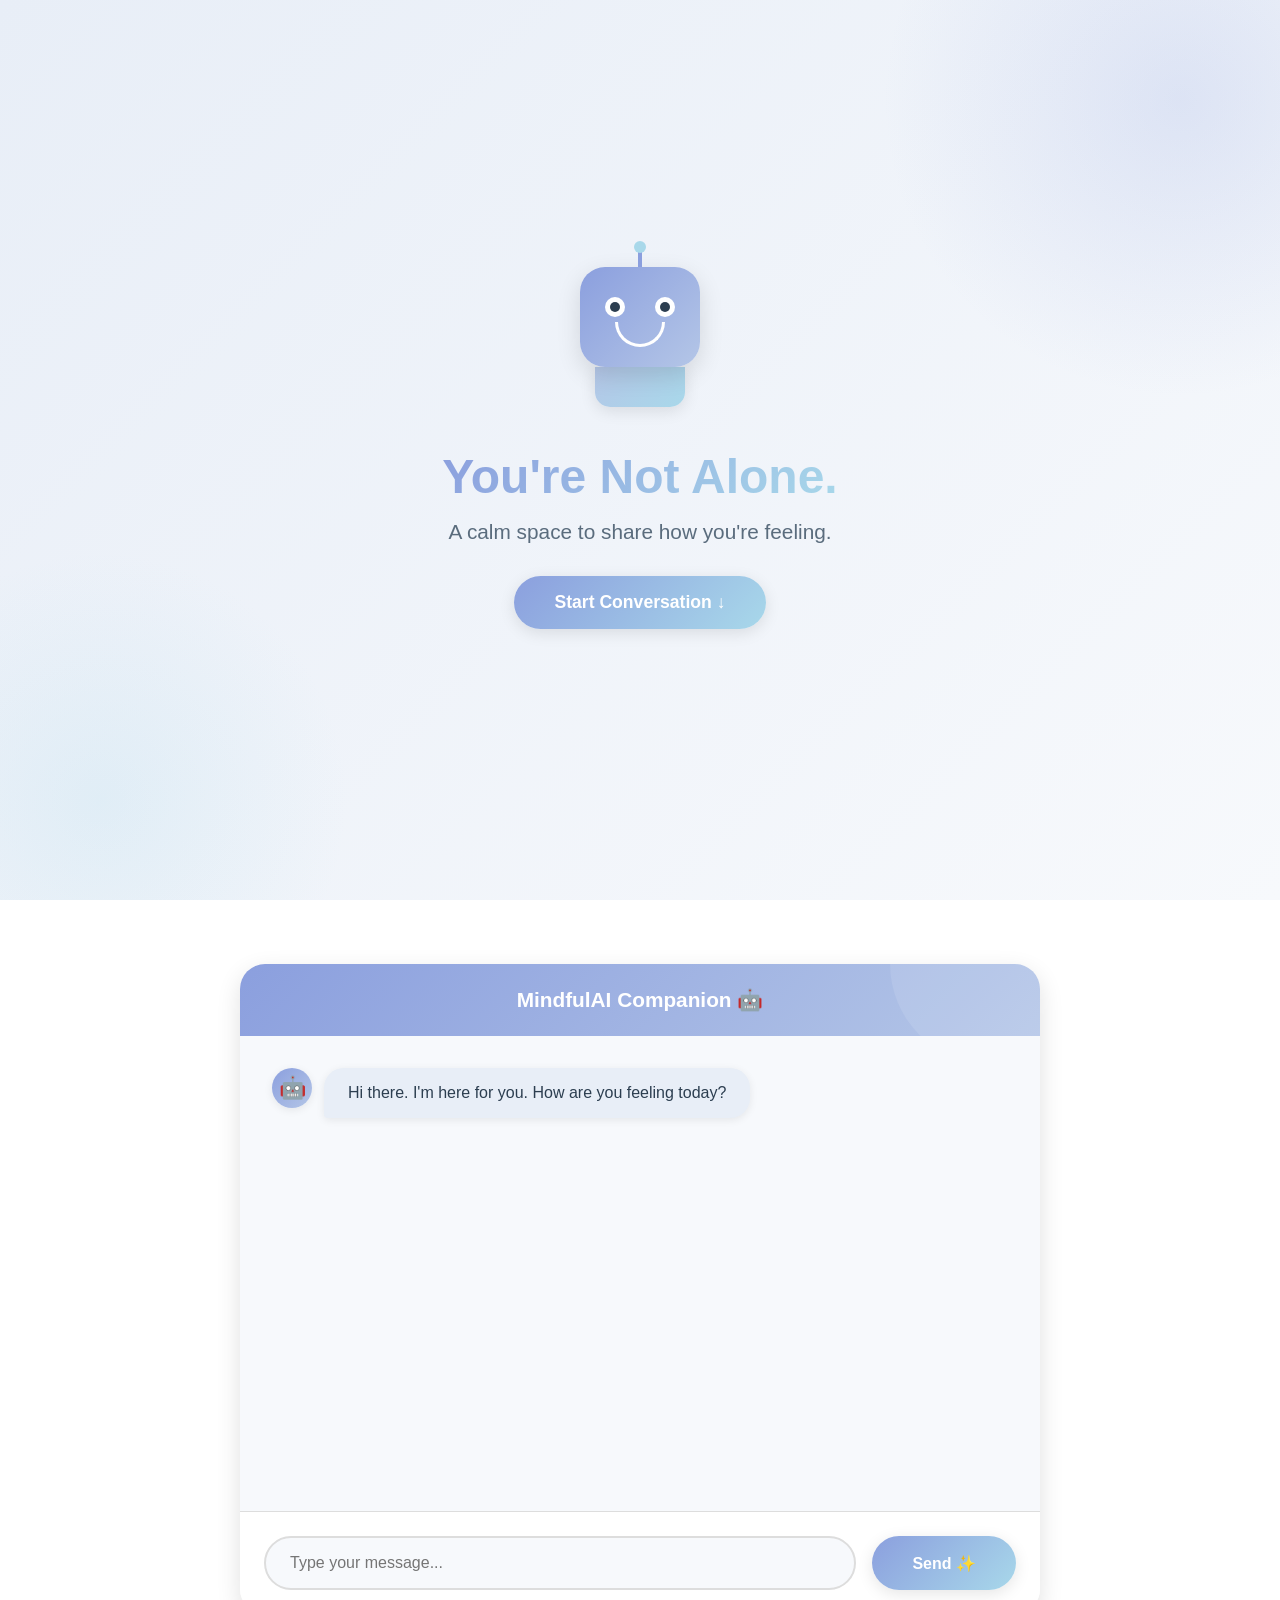
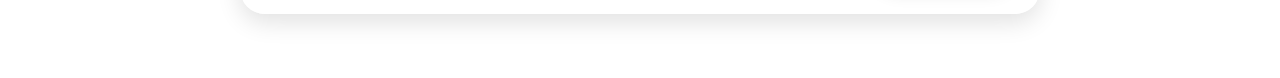
<file: depression.html>
<!DOCTYPE html>
<html lang="en">
<head>
    <meta charset="UTF-8">
    <meta name="viewport" content="width=device-width, initial-scale=1.0">
    <title>MindfulAI - Your Mental Health Companion</title>
    <style>
        :root {
            --primary-color: #8B9FDE;
            --secondary-color: #B4C6E7;
            --accent-color: #A8D8EA;
            --bg-light: #F7F9FC;
            --bg-white: #FFFFFF;
            --text-dark: #2C3E50;
            --text-light: #5A6C7D;
            --ai-bubble: #E8EEF7;
            --user-bubble: #D4E6F1;
            --shadow-sm: 0 2px 8px rgba(0,0,0,0.08);
            --shadow-md: 0 4px 16px rgba(0,0,0,0.1);
            --shadow-lg: 0 8px 24px rgba(0,0,0,0.12);
        }

        * { 
            margin: 0; 
            padding: 0; 
            box-sizing: border-box; 
        }

        body {
            font-family: 'Segoe UI', Tahoma, Geneva, Verdana, sans-serif;
            background: var(--bg-light);
            color: var(--text-dark);
            overflow-x: hidden;
        }

        .hero {
            min-height: 100vh;
            display: flex;
            align-items: center;
            justify-content: center;
            text-align: center;
            background: linear-gradient(135deg, #E8EEF7, #F7F9FC);
            position: relative;
            overflow: hidden;
        }

        .hero::before {
            content: '';
            position: absolute;
            width: 600px;
            height: 600px;
            background: radial-gradient(circle, rgba(139, 159, 222, 0.2) 0%, transparent 70%);
            border-radius: 50%;
            top: -200px;
            right: -200px;
            animation: float 20s infinite ease-in-out;
        }

        .hero::after {
            content: '';
            position: absolute;
            width: 500px;
            height: 500px;
            background: radial-gradient(circle, rgba(168, 216, 234, 0.2) 0%, transparent 70%);
            border-radius: 50%;
            bottom: -150px;
            left: -150px;
            animation: float 15s infinite ease-in-out reverse;
        }

        @keyframes float {
            0%, 100% { transform: translate(0, 0) scale(1); }
            50% { transform: translate(50px, 50px) scale(1.1); }
        }

        .hero-content {
            position: relative;
            z-index: 1;
            animation: fadeInUp 1s ease-out;
        }

        @keyframes fadeInUp {
            from {
                opacity: 0;
                transform: translateY(40px);
            }
            to {
                opacity: 1;
                transform: translateY(0);
            }
        }

        .robot-container {
            margin-bottom: 2rem;
            animation: robotBounce 2s infinite ease-in-out;
        }

        @keyframes robotBounce {
            0%, 100% { transform: translateY(0); }
            50% { transform: translateY(-20px); }
        }

        .robot {
            width: 150px;
            height: 150px;
            margin: 0 auto;
            position: relative;
        }

        .robot-head {
            width: 120px;
            height: 100px;
            background: linear-gradient(135deg, var(--primary-color), var(--secondary-color));
            border-radius: 25px;
            position: relative;
            margin: 0 auto;
            box-shadow: var(--shadow-lg);
        }

        .robot-antenna {
            width: 4px;
            height: 20px;
            background: var(--primary-color);
            position: absolute;
            top: -20px;
            left: 50%;
            transform: translateX(-50%);
        }

        .robot-antenna::after {
            content: '';
            width: 12px;
            height: 12px;
            background: var(--accent-color);
            border-radius: 50%;
            position: absolute;
            top: -6px;
            left: 50%;
            transform: translateX(-50%);
            animation: blink 2s infinite;
        }

        @keyframes blink {
            0%, 90%, 100% { opacity: 1; }
            95% { opacity: 0.3; }
        }

        .robot-eyes {
            display: flex;
            justify-content: center;
            gap: 30px;
            padding-top: 30px;
        }

        .robot-eye {
            width: 20px;
            height: 20px;
            background: white;
            border-radius: 50%;
            position: relative;
            animation: eyeBlink 4s infinite;
        }

        @keyframes eyeBlink {
            0%, 96%, 100% { transform: scaleY(1); }
            98% { transform: scaleY(0.1); }
        }

        .robot-eye::after {
            content: '';
            width: 10px;
            height: 10px;
            background: var(--text-dark);
            border-radius: 50%;
            position: absolute;
            top: 5px;
            left: 5px;
        }

        .robot-mouth {
            width: 50px;
            height: 25px;
            border: 3px solid white;
            border-top: none;
            border-radius: 0 0 25px 25px;
            position: absolute;
            bottom: 20px;
            left: 50%;
            transform: translateX(-50%);
        }

        .robot-body {
            width: 90px;
            height: 40px;
            background: linear-gradient(135deg, var(--secondary-color), var(--accent-color));
            border-radius: 0 0 15px 15px;
            margin: 0 auto;
            box-shadow: var(--shadow-md);
        }

        h1 { 
            font-size: 3rem; 
            margin-bottom: 1rem;
            background: linear-gradient(135deg, var(--primary-color), var(--accent-color));
            -webkit-background-clip: text;
            -webkit-text-fill-color: transparent;
            background-clip: text;
        }

        .hero p { 
            color: var(--text-light); 
            font-size: 1.3rem; 
            margin-bottom: 2rem;
        }

        .cta-button {
            display: inline-block;
            padding: 1rem 2.5rem;
            background: linear-gradient(135deg, var(--primary-color), var(--accent-color));
            color: white;
            text-decoration: none;
            border-radius: 50px;
            font-size: 1.1rem;
            font-weight: 600;
            box-shadow: var(--shadow-md);
            transition: all 0.3s ease;
            position: relative;
            overflow: hidden;
        }

        .cta-button::before {
            content: '';
            position: absolute;
            top: 50%;
            left: 50%;
            width: 0;
            height: 0;
            background: rgba(255, 255, 255, 0.2);
            border-radius: 50%;
            transform: translate(-50%, -50%);
            transition: width 0.6s, height 0.6s;
        }

        .cta-button:hover::before {
            width: 300px;
            height: 300px;
        }

        .cta-button:hover {
            transform: translateY(-5px);
            box-shadow: 0 12px 30px rgba(139, 159, 222, 0.4);
        }

        .cta-button span {
            position: relative;
            z-index: 1;
        }

        .chatbot-section { 
            padding: 4rem 1rem; 
            background: white;
        }

        .chat-window {
            max-width: 800px;
            margin: auto;
            background: white;
            border-radius: 25px;
            box-shadow: var(--shadow-lg);
            display: flex;
            flex-direction: column;
            height: 650px;
            overflow: hidden;
            animation: slideUp 0.8s ease-out;
        }

        @keyframes slideUp {
            from {
                opacity: 0;
                transform: translateY(50px);
            }
            to {
                opacity: 1;
                transform: translateY(0);
            }
        }

        .chat-header {
            padding: 1.5rem;
            text-align: center;
            background: linear-gradient(135deg, var(--primary-color), var(--secondary-color));
            color: white;
            font-weight: bold;
            font-size: 1.3rem;
            position: relative;
            overflow: hidden;
        }

        .chat-header::before {
            content: '';
            position: absolute;
            width: 200px;
            height: 200px;
            background: rgba(255, 255, 255, 0.1);
            border-radius: 50%;
            top: -100px;
            right: -50px;
            animation: pulse 4s infinite ease-in-out;
        }

        @keyframes pulse {
            0%, 100% { transform: scale(1); opacity: 0.5; }
            50% { transform: scale(1.2); opacity: 0.3; }
        }

        .chat-messages {
            flex: 1;
            padding: 2rem;
            background: var(--bg-light);
            overflow-y: auto;
            display: flex;
            flex-direction: column;
            gap: 1.2rem;
        }

        .chat-messages::-webkit-scrollbar {
            width: 8px;
        }

        .chat-messages::-webkit-scrollbar-track {
            background: transparent;
        }

        .chat-messages::-webkit-scrollbar-thumb {
            background: rgba(139, 159, 222, 0.3);
            border-radius: 10px;
        }

        .message { 
            display: flex;
            align-items: flex-start;
            gap: 12px;
            animation: messageSlide 0.4s ease-out;
        }

        @keyframes messageSlide {
            from {
                opacity: 0;
                transform: translateY(20px);
            }
            to {
                opacity: 1;
                transform: translateY(0);
            }
        }

        .avatar {
            width: 40px;
            height: 40px;
            border-radius: 50%;
            display: flex;
            align-items: center;
            justify-content: center;
            font-size: 22px;
            flex-shrink: 0;
            box-shadow: var(--shadow-sm);
        }

        .ai-message { 
            justify-content: flex-start; 
        }

        .ai-message .avatar {
            background: linear-gradient(135deg, var(--primary-color), var(--secondary-color));
        }

        .user-message { 
            justify-content: flex-end;
        }

        .user-message .avatar {
            background: linear-gradient(135deg, #A8D8EA, #B4C6E7);
            order: 2;
        }

        .user-message .message-bubble {
            order: 1;
        }

        .message-bubble { 
            padding: 1rem 1.5rem; 
            border-radius: 20px; 
            max-width: 70%;
            box-shadow: var(--shadow-sm);
            transition: transform 0.2s ease;
        }

        .message-bubble:hover {
            transform: translateY(-2px);
        }

        .ai-message .message-bubble { 
            background: var(--ai-bubble); 
            border-bottom-left-radius: 4px;
        }

        .user-message .message-bubble { 
            background: var(--user-bubble); 
            border-bottom-right-radius: 4px;
        }

        .typing-indicator {
            background: var(--ai-bubble);
            padding: 1rem 1.5rem;
            border-radius: 20px;
            border-bottom-left-radius: 4px;
            display: inline-flex;
            gap: 5px;
            align-items: center;
            box-shadow: var(--shadow-sm);
            margin-left: 52px;
        }

        .typing-dot {
            width: 8px;
            height: 8px;
            background: var(--primary-color);
            border-radius: 50%;
            animation: typingDot 1.4s infinite ease-in-out;
        }

        .typing-dot:nth-child(2) {
            animation-delay: 0.2s;
        }

        .typing-dot:nth-child(3) {
            animation-delay: 0.4s;
        }

        @keyframes typingDot {
            0%, 60%, 100% {
                transform: translateY(0);
                opacity: 0.7;
            }
            30% {
                transform: translateY(-10px);
                opacity: 1;
            }
        }

        .chat-input-area {
            padding: 1.5rem;
            display: flex;
            gap: 1rem;
            border-top: 1px solid #ddd;
            background: white;
        }

        .chat-input {
            flex: 1;
            padding: 1rem 1.5rem;
            border-radius: 30px;
            border: 2px solid #ddd;
            font-size: 1rem;
            outline: none;
            transition: all 0.3s ease;
            background: var(--bg-light);
        }

        .chat-input:focus {
            border-color: var(--primary-color);
            background: white;
            box-shadow: 0 0 0 4px rgba(139, 159, 222, 0.1);
        }

        .btn-send {
            background: linear-gradient(135deg, var(--primary-color), var(--accent-color));
            color: white;
            border: none;
            border-radius: 30px;
            padding: 1rem 2.5rem;
            cursor: pointer;
            font-size: 1rem;
            font-weight: 600;
            box-shadow: var(--shadow-md);
            transition: all 0.3s ease;
            position: relative;
            overflow: hidden;
        }

        .btn-send::before {
            content: '';
            position: absolute;
            top: 50%;
            left: 50%;
            width: 0;
            height: 0;
            background: rgba(255, 255, 255, 0.2);
            border-radius: 50%;
            transform: translate(-50%, -50%);
            transition: width 0.6s, height 0.6s;
        }

        .btn-send:hover::before {
            width: 300px;
            height: 300px;
        }

        .btn-send:hover {
            transform: translateY(-3px);
            box-shadow: 0 8px 20px rgba(139, 159, 222, 0.4);
        }

        .btn-send:active {
            transform: translateY(-1px);
        }

        .btn-send span {
            position: relative;
            z-index: 1;
        }
    </style>
</head>

<body>

<section class="hero">
    <div class="hero-content">
        <div class="robot-container">
            <div class="robot">
                <div class="robot-head">
                    <div class="robot-antenna"></div>
                    <div class="robot-eyes">
                        <div class="robot-eye"></div>
                        <div class="robot-eye"></div>
                    </div>
                    <div class="robot-mouth"></div>
                </div>
                <div class="robot-body"></div>
            </div>
        </div>
        <h1>You're Not Alone.</h1>
        <p>A calm space to share how you're feeling.</p>
        <a href="#chat" class="cta-button">
            <span>Start Conversation ↓</span>
        </a>
    </div>
</section>

<section id="chat" class="chatbot-section">
    <div class="chat-window">
        <div class="chat-header">MindfulAI Companion 🤖</div>

        <div class="chat-messages" id="chatMessages">
            <div class="message ai-message">
                <div class="avatar">🤖</div>
                <div class="message-bubble">
                    Hi there. I'm here for you. How are you feeling today?
                </div>
            </div>
        </div>

        <div class="chat-input-area">
            <input id="messageInput" class="chat-input" placeholder="Type your message..." />
            <button id="sendButton" class="btn-send">
                <span>Send ✨</span>
            </button>
        </div>
    </div>
</section>

<script>
const chatMessages = document.getElementById("chatMessages");
const messageInput = document.getElementById("messageInput");
const sendButton = document.getElementById("sendButton");

function addMessage(text, type) {
    const div = document.createElement("div");
    div.className = `message ${type}-message`;
    
    const avatar = document.createElement("div");
    avatar.className = "avatar";
    avatar.textContent = type === "ai" ? "🤖" : "👤";
    
    const bubble = document.createElement("div");
    bubble.className = "message-bubble";
    bubble.textContent = text;
    
    div.appendChild(avatar);
    div.appendChild(bubble);
    chatMessages.appendChild(div);
    chatMessages.scrollTop = chatMessages.scrollHeight;
}

function showTyping() {
    const div = document.createElement("div");
    div.id = "typing";
    div.innerHTML = `
        <div class="typing-indicator">
            <div class="typing-dot"></div>
            <div class="typing-dot"></div>
            <div class="typing-dot"></div>
        </div>
    `;
    chatMessages.appendChild(div);
    chatMessages.scrollTop = chatMessages.scrollHeight;
}

function hideTyping() {
    const t = document.getElementById("typing");
    if (t) t.remove();
}

function getAIResponse(msg) {
    msg = msg.toLowerCase();

    if (msg === "hi" || msg === "hello" || msg === "hey" || msg.includes("hi ") || msg.includes("hello") || msg.includes("hey")) {
        return "Hi 😊 I'm really glad you reached out. How are you feeling right now?";
    }

    if (msg.includes("sad") || msg.includes("depressed")) {
        return "I'm really sorry you're feeling this way. You're not alone, and it's okay to feel sad sometimes. Do you want to talk about what's been going on?";
    }

    if (msg.includes("overwhelmed") || msg.includes("stressed") || msg.includes("pressure")) {
        return "That sounds really heavy. Feeling overwhelmed or under pressure can be exhausting. What's been causing this stress for you?";
    }

    // Advice responses
    if (msg.includes("advice") || msg.includes("advices")) {
        const advices = [
            "💙 Take a few deep breaths right now. Breathe in for 4 counts, hold for 4, and exhale for 6. This activates your calming response and helps reduce anxiety.",
            "🌟 Start your day with gratitude. Write down 3 things you're grateful for each morning. This simple practice can shift your mindset and improve your overall mood.",
            "🚶‍♂️ Movement is medicine. Even a 10-minute walk outside can boost your mood and clear your mind. You don't need to run a marathon—just move your body gently.",
            "📱 Limit social media time. Set boundaries with your screen time, especially before bed. Your mental health will thank you for the digital detox.",
            "💬 Talk to someone you trust. Sharing your feelings with a friend, family member, or therapist can lighten your emotional load. You don't have to carry everything alone.",
            "🛌 Prioritize sleep. Aim for 7-9 hours each night. Good sleep is foundational for mental health—it helps regulate emotions and improves resilience.",
            "📝 Journal your thoughts. Writing down what you're feeling can help you process emotions and gain clarity. It doesn't have to be perfect, just honest.",
            "🎨 Do something creative. Whether it's drawing, music, cooking, or crafting, creative activities can be therapeutic and help you express emotions in new ways.",
            "🧘‍♀️ Try mindfulness meditation. Even 5 minutes a day can reduce stress and increase self-awareness. Apps like Headspace or Calm can guide you if you're new to it.",
            "🌱 Set small, achievable goals. Break big tasks into tiny steps. Accomplishing small things builds momentum and boosts your confidence.",
            "☕ Limit caffeine and alcohol. Both can affect your mood and sleep. Try herbal tea or water instead, and notice how your body responds.",
            "🤗 Practice self-compassion. Talk to yourself like you would a good friend. Be kind, patient, and understanding with yourself—you deserve that love too.",
            "🌞 Get sunlight exposure. Natural light helps regulate your circadian rhythm and boosts serotonin. Try to spend at least 15 minutes outside each day.",
            "🎵 Listen to music that uplifts you. Music has a powerful effect on mood. Create a playlist of songs that make you feel good and listen when you need a boost.",
            "🍎 Nourish your body well. What you eat affects how you feel. Focus on whole foods, fruits, vegetables, and stay hydrated throughout the day."
        ];
        
        return advices[Math.floor(Math.random() * advices.length)];
    }

    const fallback = [
        "I'm here with you. Tell me more when you're ready.",
        "Thank you for sharing that with me. How does it make you feel?",
        "You're doing the best you can, and that matters.",
        "I'm listening — take your time."
    ];

    return fallback[Math.floor(Math.random() * fallback.length)];
}

async function handleSend() {
    const text = messageInput.value.trim();
    if (!text) return;

    addMessage(text, "user");
    messageInput.value = "";

    showTyping();
    await new Promise(r => setTimeout(r, 1200));
    hideTyping();

    addMessage(getAIResponse(text), "ai");
}

sendButton.onclick = handleSend;
messageInput.addEventListener("keypress", e => {
    if (e.key === "Enter") handleSend();
});

// Smooth scroll to chat
document.querySelector('.cta-button').addEventListener('click', function(e) {
    e.preventDefault();
    document.querySelector('#chat').scrollIntoView({
        behavior: 'smooth'
    });
});
</script>

</body>
</html>
</file>
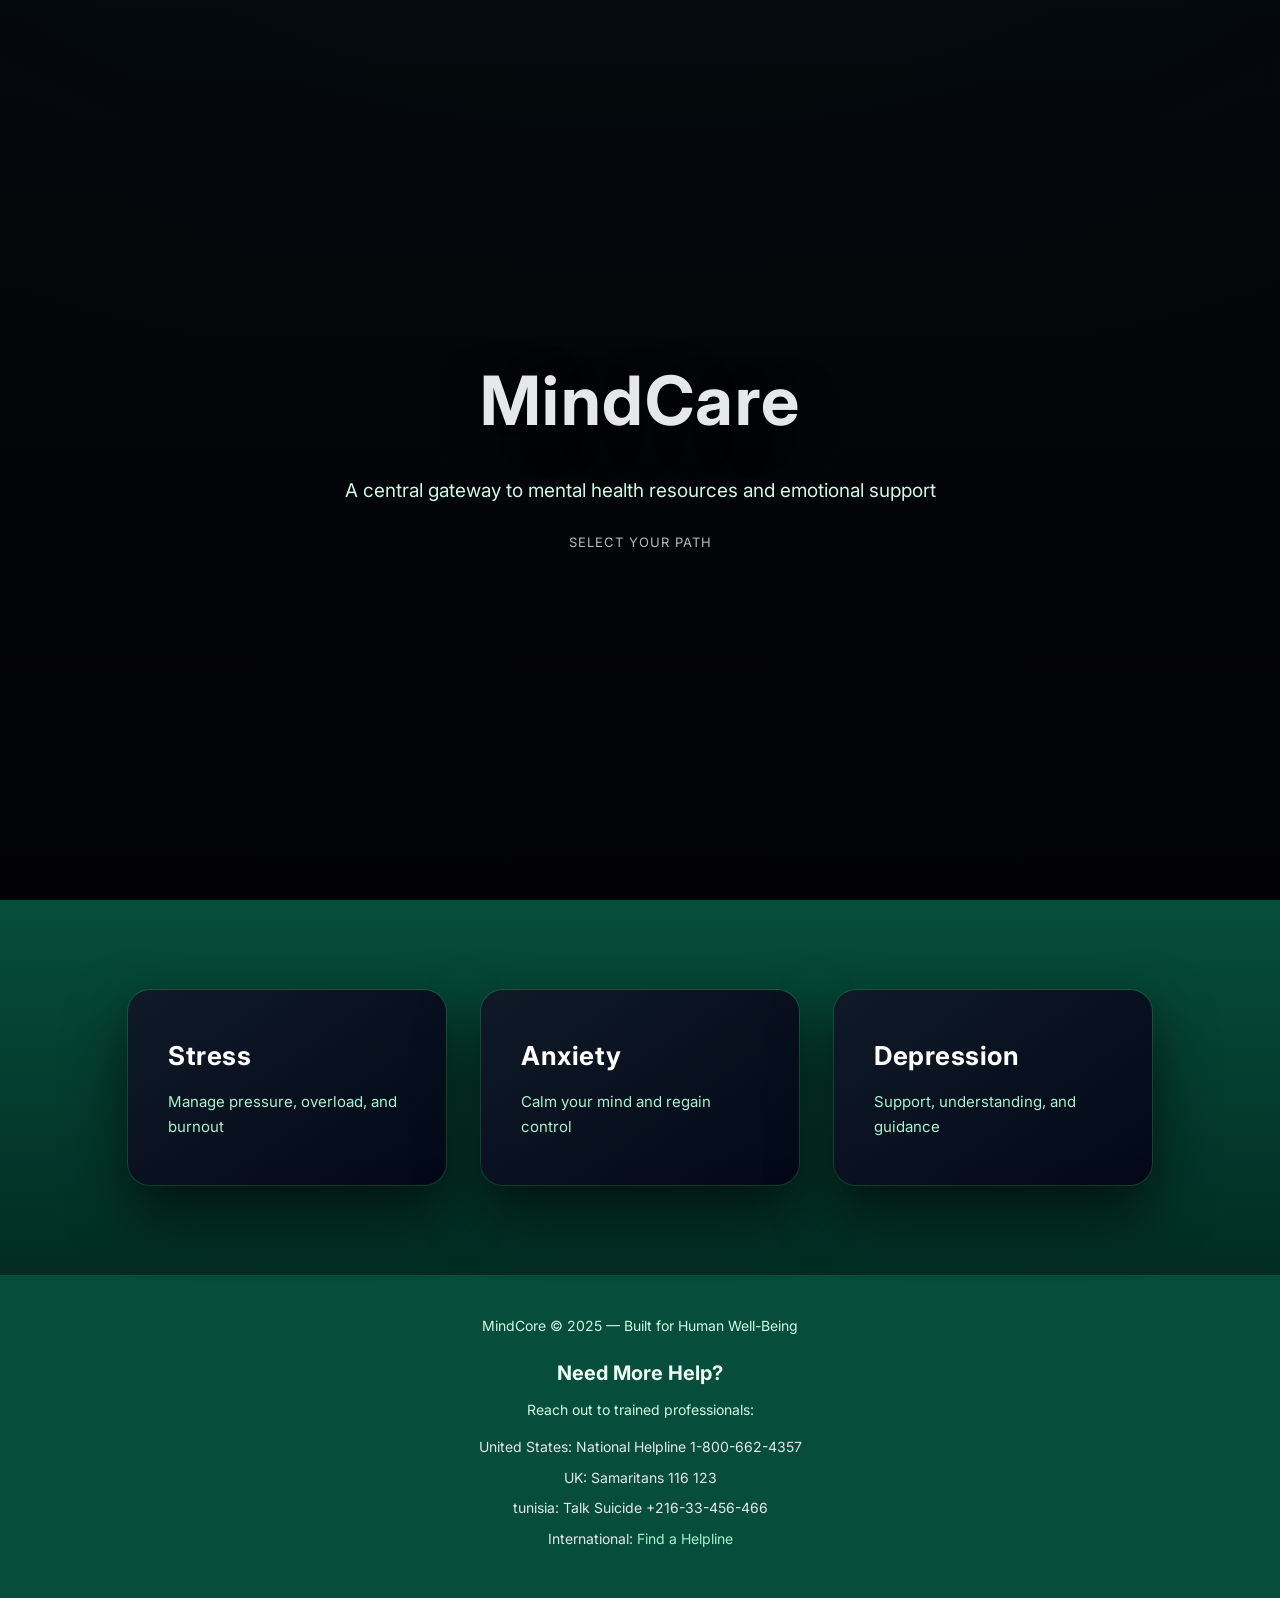
<file: pro1.html>
<!DOCTYPE html>
<html lang="en">
<head>
    <meta charset="UTF-8">
    <title>MindCore | Mental Health Portal</title>
    <meta name="viewport" content="width=device-width, initial-scale=1.0">
    <link rel="stylesheet" href="style.css">
</head>
<body>

<!-- HERO -->
<section class="portal-hero">
    <div class="overlay"><video autoplay muted loop playsinline><source src="vd1.mp4" type="video/mp4"></video></div>
    <div class="hero-content">
        <h1>MindCare</h1>
        <p>A central gateway to mental health resources and emotional support</p>
        <span>Select your path</span>
    </div>
</section>

<!-- MODULES -->
<section class="modules">

    <a href="stress.html" class="module">
        <h2>Stress</h2>
        <p>Manage pressure, overload, and burnout</p>
    </a>

    <a href="anxiety.html" class="module">
        <h2>Anxiety</h2>
        
        <p>Calm your mind and regain control</p>
    </a>

    <a href="depression.html" class="module">
        <h2>Depression</h2>
        <p>Support, understanding, and guidance</p>
    </a>

</section>

<footer>
    <p>MindCore © 2025 — Built for Human Well-Being</p>
    <div class="help-lines">
        <h3>Need More Help?</h3>
        <p>Reach out to trained professionals:</p>
        <ul>
            <li>United States: National Helpline 1-800-662-4357</li>
            <li>UK: Samaritans 116 123</li>
            <li>tunisia: Talk Suicide +216-33-456-466</li>
            <li>International: <a href="https://findahelpline.com/">Find a Helpline</a></li>
        </ul>
    </div>
</footer>


</body>
</html>
</file>
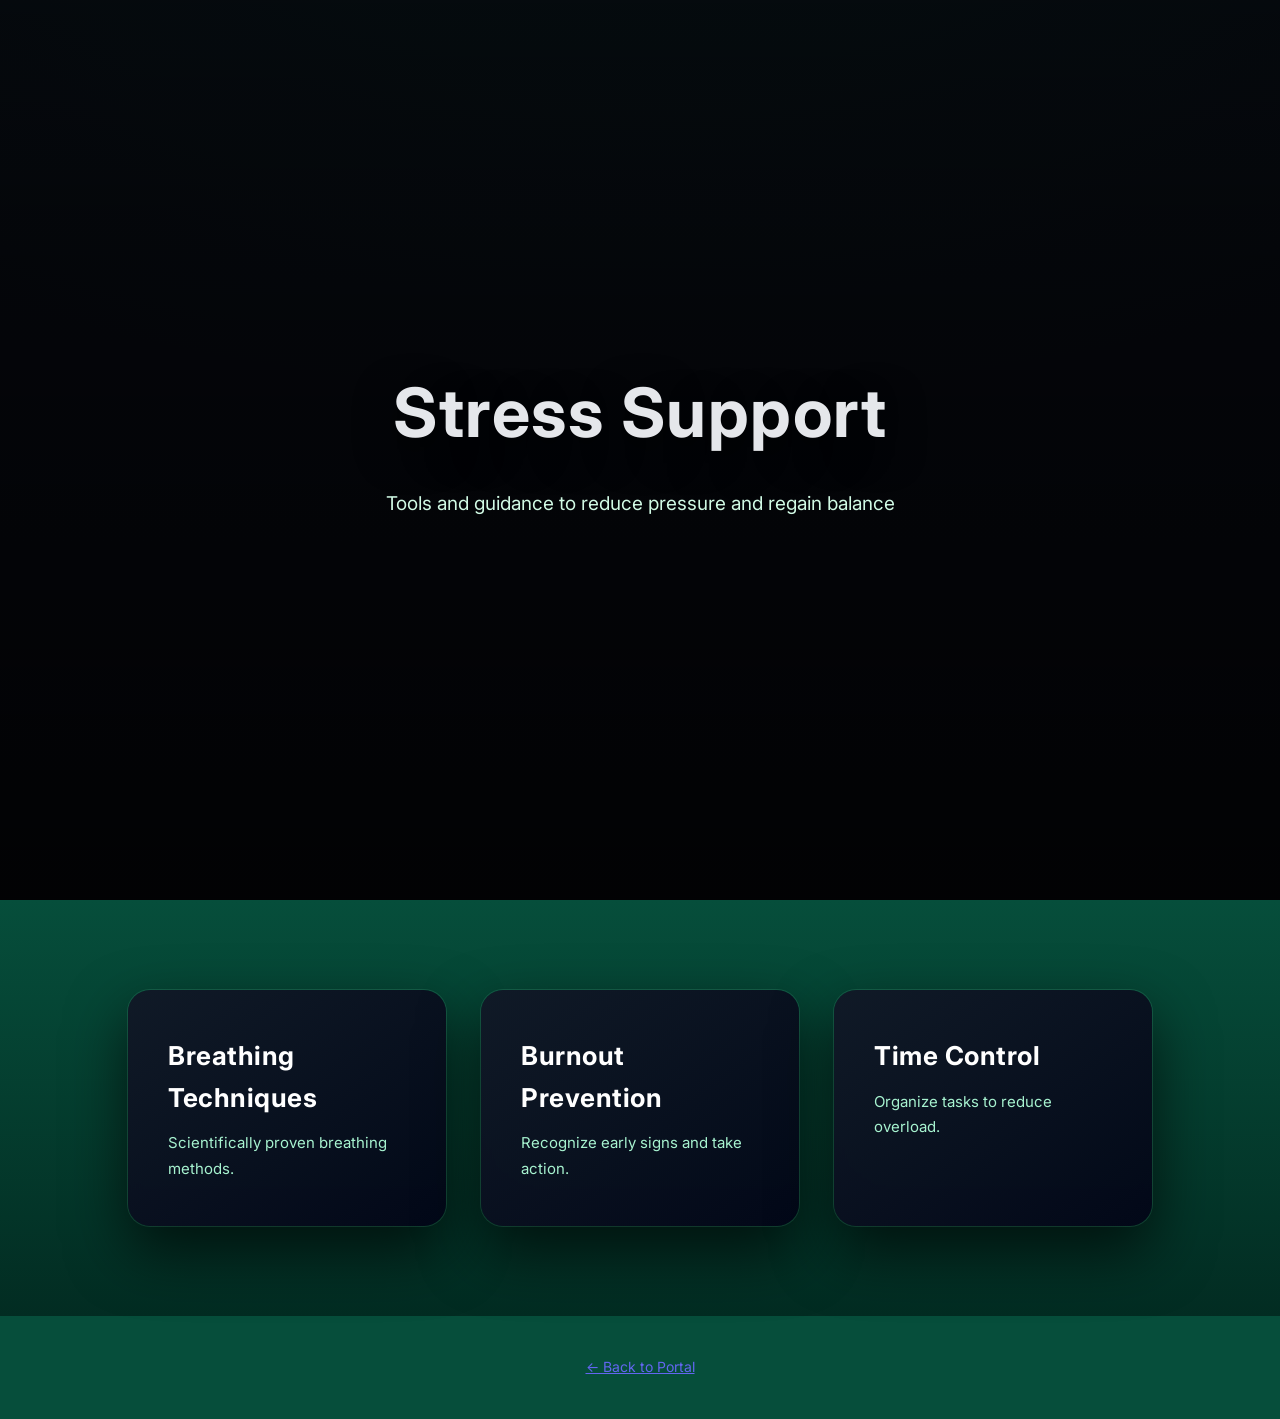
<file: stress.html>
<!DOCTYPE html>
<html>
<head>
    <title>Stress | MindCore</title>
    <link rel="stylesheet" href="style.css">
</head>
<body>

<section class="portal-hero">
    <div class="overlay"><video autoplay muted loop playsinline><source src="vd1.mp4" type="video/mp4"></video></div>
    <div class="hero-content">
        <h1>Stress Support</h1>
        <p>Tools and guidance to reduce pressure and regain balance</p>
    </div>
</section>


<section class="modules">

    <a href="breathing.html" class="module">
        <h2>Breathing Techniques</h2>
        <p>Scientifically proven breathing methods.</p>
    </a>

    <a href="burnout.html" class="module">
        <h2>Burnout Prevention</h2>
        <p>Recognize early signs and take action.</p>
    </a>

    <a href="time.html" class="module">
        <h2>Time Control</h2>
        <p>Organize tasks to reduce overload.</p>
    </a>

</section>

<footer>
    <a href="pro1.html" style="color:#6366f1;">← Back to Portal</a>
</footer>

</body>
</html>
</file>
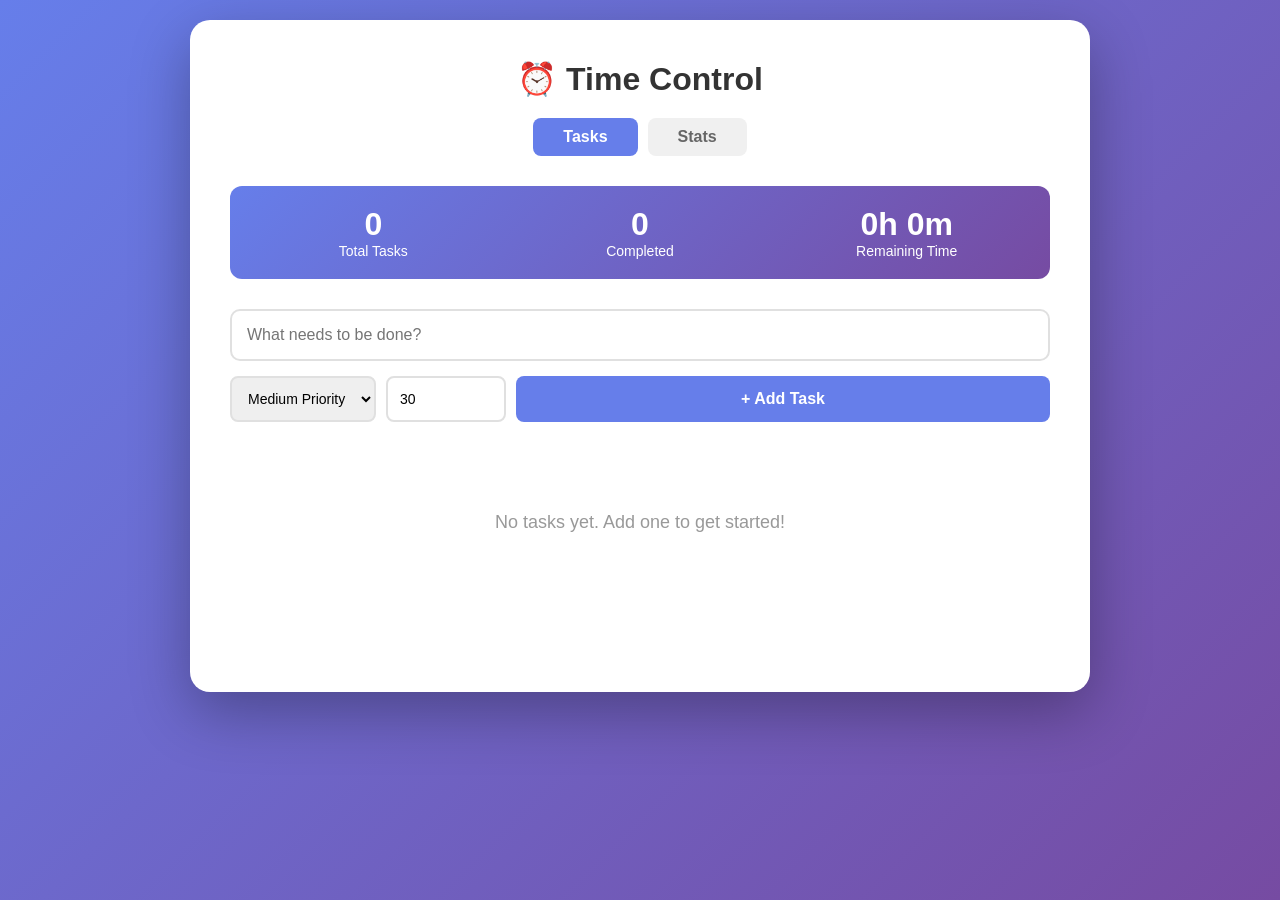
<file: time.html>
<!DOCTYPE html>
<html lang="en">
<head>
    <meta charset="UTF-8" />
    <meta name="viewport" content="width=device-width, initial-scale=1.0"/>
    <title>Time Control Task Manager</title>
    <style>
       * {
    margin: 0;
    padding: 0;
    box-sizing: border-box;
}

body {
    font-family: Arial, sans-serif;
    background: linear-gradient(135deg, #667eea 0%, #764ba2 100%);
    min-height: 100vh;
    padding: 20px;
}

/* Container */
.container {
    max-width: 900px;
    margin: auto;
    background: white;
    border-radius: 20px;
    box-shadow: 0 20px 60px rgba(0, 0, 0, 0.3);
    padding: 40px;
}

/* Header */
.header {
    text-align: center;
    margin-bottom: 30px;
}

.header h1 {
    font-size: 32px;
    color: #333;
    margin-bottom: 20px;
}

/* Tabs */
.tabs {
    display: flex;
    justify-content: center;
    gap: 10px;
}

.tab-btn {
    padding: 10px 30px;
    border: none;
    border-radius: 8px;
    background: #f0f0f0;
    color: #666;
    cursor: pointer;
    font-weight: 600;
    font-size: 16px;
}

.tab-btn.active {
    background: #667eea;
    color: white;
}

/* Overview Stats */
.stats-overview {
    display: grid;
    grid-template-columns: repeat(3, 1fr);
    gap: 20px;
    margin-bottom: 30px;
    padding: 20px;
    background: linear-gradient(135deg, #667eea 0%, #764ba2 100%);
    border-radius: 12px;
}

.stat-box {
    text-align: center;
    color: white;
}

.stat-number {
    font-size: 32px;
    font-weight: bold;
}

.stat-label {
    font-size: 14px;
}

/* Input Section */
.input-section {
    margin-bottom: 30px;
}

.task-input {
    width: 100%;
    padding: 15px;
    border: 2px solid #e0e0e0;
    border-radius: 10px;
    font-size: 16px;
    margin-bottom: 15px;
}

.task-input:focus {
    outline: none;
    border-color: #667eea;
}

.input-row {
    display: flex;
    gap: 10px;
}

.priority-select,
.time-input {
    padding: 12px;
    border: 2px solid #e0e0e0;
    border-radius: 8px;
    font-size: 14px;
}

.time-input {
    width: 120px;
}

.add-btn {
    flex: 1;
    padding: 12px;
    background: #667eea;
    color: white;
    border: none;
    border-radius: 8px;
    font-size: 16px;
    font-weight: 600;
    cursor: pointer;
}

.add-btn:hover {
    background: #5568d3;
}

/* Task List */
.tasks-list {
    min-height: 200px;
}

.task-item {
    display: flex;
    align-items: center;
    gap: 15px;
    padding: 20px;
    margin-bottom: 10px;
    background: white;
    border: 2px solid #e0e0e0;
    border-radius: 12px;
}

.task-item.completed {
    opacity: 0.6;
    background: #f9f9f9;
}

/* Checkbox */
.checkbox {
    width: 24px;
    height: 24px;
    border: 2px solid #ccc;
    border-radius: 50%;
    cursor: pointer;
    flex-shrink: 0;
}

.checkbox.checked {
    background: #10b981;
    border-color: #10b981;
    position: relative;
}

.checkbox.checked::after {
    content: "✓";
    color: white;
    font-size: 16px;
    position: absolute;
    top: 50%;
    left: 50%;
    transform: translate(-50%, -50%);
}

/* Task Content */
.task-content {
    flex: 1;
}

.task-text {
    font-size: 16px;
    color: #333;
    margin-bottom: 8px;
}

.task-text.completed {
    text-decoration: line-through;
    color: #999;
}

.task-meta {
    display: flex;
    gap: 10px;
}

/* Priority Badges */
.priority-badge {
    padding: 4px 12px;
    border-radius: 6px;
    font-size: 12px;
    font-weight: 600;
    text-transform: capitalize;
}

.priority-high {
    background: #fee2e2;
    color: #991b1b;
}

.priority-medium {
    background: #fef3c7;
    color: #92400e;
}

.priority-low {
    background: #d1fae5;
    color: #065f46;
}

/* Time Badge */
.time-badge {
    font-size: 12px;
    color: #666;
}

/* Delete Button */
.delete-btn {
    padding: 8px 16px;
    background: #fee2e2;
    color: #dc2626;
    border: none;
    border-radius: 6px;
    cursor: pointer;
    font-size: 14px;
}

.delete-btn:hover {
    background: #fca5a5;
}

/* Empty State */
.empty-state {
    text-align: center;
    padding: 60px 20px;
    color: #999;
    font-size: 18px;
}

/* Views */
.view-section {
    display: none;
}

.view-section.active {
    display: block;
}

/* Stats View */
.stats-card {
    padding: 30px;
    background: linear-gradient(135deg, #667eea 0%, #764ba2 100%);
    border-radius: 12px;
    color: white;
    margin-bottom: 20px;
}

.stats-big-number {
    font-size: 48px;
    font-weight: bold;
}

.stats-grid {
    display: grid;
    grid-template-columns: repeat(2, 1fr);
    gap: 15px;
    margin-bottom: 20px;
}

.stats-box {
    padding: 20px;
    background: #f0f0f0;
    border-radius: 10px;
}

.stats-box-number {
    font-size: 28px;
    font-weight: bold;
    color: #667eea;
}

/* Priority Breakdown */
.priority-breakdown {
    padding: 20px;
    background: #f9f9f9;
    border-radius: 10px;
}

.priority-item {
    display: flex;
    justify-content: space-between;
    align-items: center;
    margin: 15px 0;
}
</style>
</head>
<body>
    <div class="container">
        <div class="header">
            <h1>⏰ Time Control</h1>
            <div class="tabs">
                <button class="tab-btn active" id="tasksTab" onclick="switchTab('tasks')">Tasks</button>
                <button class="tab-btn" id="statsTab" onclick="switchTab('stats')">Stats</button>
            </div>
        </div>

        <div class="view-section active" id="tasksView">
            <div class="stats-overview">
                <div class="stat-box">
                    <div class="stat-number" id="totalTasks">0</div>
                    <div class="stat-label">Total Tasks</div>
                </div>
                <div class="stat-box">
                    <div class="stat-number" id="completedTasks">0</div>
                    <div class="stat-label">Completed</div>
                </div>
                <div class="stat-box">
                    <div class="stat-number" id="remainingTime">0h 0m</div>
                    <div class="stat-label">Remaining Time</div>
                </div>
            </div>

            <div class="input-section">
                <input type="text" class="task-input" id="taskInput" placeholder="What needs to be done?" />
                <div class="input-row">
                    <select class="priority-select" id="prioritySelect">
                        <option value="high">High Priority</option>
                        <option value="medium" selected>Medium Priority</option>
                        <option value="low">Low Priority</option>
                    </select>
                    <input type="number" class="time-input" id="timeInput" placeholder="Time (min)" value="30" />
                    <button class="add-btn" onclick="addTask()">+ Add Task</button>
                </div>
            </div>

            <div class="tasks-list" id="tasksList">
                <div class="empty-state">No tasks yet. Add one to get started!</div>
            </div>
        </div>

        <div class="view-section" id="statsView">
            <h2 style="margin-bottom: 20px; font-size: 28px;">Statistics</h2>
           
            <div class="stats-card">
                <div>Productivity Overview</div>
                <div class="stats-big-number" id="completionRate">0%</div>
                <div>Completion Rate</div>
            </div>

            <div class="stats-grid">
                <div class="stats-box">
                    <div class="stats-box-number" id="completedTime">0h 0m</div>
                    <div>Time Completed</div>
                </div>
                <div class="stats-box">
                    <div class="stats-box-number" id="remainingTimeStats">0h 0m</div>
                    <div>Time Remaining</div>
                </div>
            </div>

            <div class="priority-breakdown">
                <h3>Tasks by Priority</h3>
                <div class="priority-item">
                    <span class="priority-badge priority-high">High</span>
                    <span id="highCount">0 tasks</span>
                </div>
                <div class="priority-item">
                    <span class="priority-badge priority-medium">Medium</span>
                    <span id="mediumCount">0 tasks</span>
                </div>
                <div class="priority-item">
                    <span class="priority-badge priority-low">Low</span>
                    <span id="lowCount">0 tasks</span>
                </div>
            </div>
        </div>
    </div>

    <script>
        let tasks = [];

        function addTask() {
            const text = document.getElementById("taskInput").value.trim();
            const priority = document.getElementById("prioritySelect").value;
            const time = parseInt(document.getElementById("timeInput").value) || 30;

            if (!text) return;

            tasks.push({
                id: Date.now(),
                text,
                priority,
                estimatedTime: time,
                completed: false
            });

            document.getElementById("taskInput").value = "";
            document.getElementById("timeInput").value = "30";
            renderTasks();
        }

        function toggleTask(id) {
            tasks = tasks.map(task =>
                task.id === id ? {...task, completed: !task.completed} : task
            );
            renderTasks();
        }

        function deleteTask(id) {
            tasks = tasks.filter(task => task.id !== id);
            renderTasks();
        }

        function renderTasks() {
            const container = document.getElementById("tasksList");
            if (!tasks.length) {
                container.innerHTML = '<div class="empty-state">No tasks yet. Add one to get started!</div>';
            } else {
                container.innerHTML = tasks.map(task => `
                <div class="task-item ${task.completed ? "completed" : ""}">
                    <div class="checkbox ${task.completed ? "checked" : ""}" onclick="toggleTask(${task.id})"></div>
                    <div class="task-content">
                        <div class="task-text ${task.completed ? "completed" : ""}">${task.text}</div>
                        <div class="task-meta">
                            <span class="priority-badge priority-${task.priority}">${task.priority}</span>
                            <span class="time-badge">⏱ ${task.estimatedTime} min</span>
                        </div>
                    </div>
                    <button class="delete-btn" onclick="deleteTask(${task.id})">Delete</button>
                </div>
                `).join("");
            }
            updateStats();
        }

        function updateStats() {
            const total = tasks.length;
            const completed = tasks.filter(t => t.completed).length;
            const remainingTime = tasks.filter(t => !t.completed).reduce((a,b) => a + b.estimatedTime, 0);
            const completedTime = tasks.filter(t => t.completed).reduce((a,b) => a + b.estimatedTime, 0);

            document.getElementById("totalTasks").textContent = total;
            document.getElementById("completedTasks").textContent = completed;
            document.getElementById("remainingTime").textContent = formatTime(remainingTime);

            document.getElementById("completionRate").textContent = total ? Math.round((completed/total)*100) + "%" : "0%";
            document.getElementById("completedTime").textContent = formatTime(completedTime);
            document.getElementById("remainingTimeStats").textContent = formatTime(remainingTime);

            document.getElementById("highCount").textContent = tasks.filter(t => !t.completed && t.priority==="high").length + " tasks";
            document.getElementById("mediumCount").textContent = tasks.filter(t => !t.completed && t.priority==="medium").length + " tasks";
            document.getElementById("lowCount").textContent = tasks.filter(t => !t.completed && t.priority==="low").length + " tasks";
        }

        function formatTime(min) {
            return Math.floor(min/60) + "h " + (min%60) + "m";
        }

        function switchTab(view) {
            document.getElementById("tasksView").classList.toggle("active", view === "tasks");
            document.getElementById("statsView").classList.toggle("active", view === "stats");
            document.getElementById("tasksTab").classList.toggle("active", view === "tasks");
            document.getElementById("statsTab").classList.toggle("active", view === "stats");
        }
    </script>
</body>
</html>
</file>
<file: style.css>
@import url('https://fonts.googleapis.com/css2?family=Inter:wght@300;500;700&display=swap');

/* =========================
   GLOBAL RESET & BASE
========================= */
*,
*::before,
*::after {
  margin: 0;
  padding: 0;
  box-sizing: border-box;
}

body {
  font-family: 'Inter', sans-serif;
  background:
    radial-gradient(1200px 600px at 50% -200px, #064e3b33, transparent),
    #0b0f1a;
  color: #e5e7eb;
  line-height: 1.6;
}

/* =========================
   HERO SECTION
========================= */
.portal-hero {
  min-height: 100svh;
  position: relative;
  display: flex;
  align-items: center;
  justify-content: center;
  overflow: hidden;
}

.overlay {
  position: absolute;
  inset: 0;
}

.overlay video {
  position: absolute;
  inset: 0;
  width: 100%;
  height: 100%;
  object-fit: cover;
  z-index: -2;
}

.overlay::after {
  content: "";
  position: absolute;
  inset: 0;
  background: linear-gradient(
    to bottom,
    rgba(0,0,0,0.55),
    rgba(0,0,0,0.85)
  );
  z-index: -1;
}

.hero-content {
  position: relative;
  text-align: center;
  padding: 0 20px;
  animation: fadeUp 1.5s ease;
}

.hero-content h1 {
  font-size: clamp(42px, 6vw, 68px);
  letter-spacing: 1.5px;
  text-shadow: 0 12px 40px rgba(0,0,0,0.7);
}

.hero-content p {
  font-size: 19px;
  margin: 22px auto;
  color: #d1fae5;
  max-width: 600px;
}

.hero-content span {
  font-size: 13px;
  opacity: 0.8;
  letter-spacing: 1px;
  text-transform: uppercase;
}

/* =========================
   MODULES SECTION
========================= */
.modules {
  display: grid;
  grid-template-columns: repeat(auto-fit, minmax(280px, 1fr));
  gap: 35px;
  padding: 90px 10%;
  background: linear-gradient(to bottom, #064e3b, #022c22);
}

.module {
  position: relative;
  background: linear-gradient(
    145deg,
    rgba(17,24,39,0.95),
    rgba(2,6,23,0.95)
  );
  padding: 45px 40px;
  border-radius: 22px;
  text-decoration: none;
  color: white;
  box-shadow:
    0 0 0 1px rgba(110,231,183,0.15),
    0 25px 60px rgba(0,0,0,0.65);
  backdrop-filter: blur(6px);
  transition: transform 0.45s ease, box-shadow 0.45s ease;
  overflow: hidden;
}

.module::before {
  content: "";
  position: absolute;
  inset: 0;
  background: radial-gradient(
    400px circle at 50% 50%,
    rgba(110,231,183,0.18),
    transparent 40%
  );
  opacity: 0;
  transition: opacity 0.4s ease;
}

.module:hover::before {
  opacity: 1;
}

.module:hover {
  transform: translateY(-14px) scale(1.02);
  box-shadow:
    0 0 0 1px rgba(110,231,183,0.35),
    0 35px 90px rgba(6,78,59,0.9);
}

.module h2 {
  font-size: 26px;
  margin-bottom: 12px;
  letter-spacing: 0.5px;
}

.module p {
  color: #a7f3d0;
  font-size: 15px;
  line-height: 1.7;
}

/* =========================
   GENERIC SECTIONS
========================= */
.section {
  max-width: 1200px;
  margin: auto;
  padding: 80px 10%;
}

.section-title {
  font-size: clamp(28px, 4vw, 36px);
  margin-bottom: 15px;
}

.section-subtitle {
  color: #9ca3af;
  max-width: 700px;
  margin-bottom: 50px;
}

/* =========================
   GRID & CARDS
========================= */
.grid {
  display: grid;
  grid-template-columns: repeat(auto-fit, minmax(320px, 1fr));
  gap: 30px;
}

.card-pro {
  background: linear-gradient(145deg, #020617, #111827);
  padding: 40px;
  border-radius: 24px;
  box-shadow:
    0 0 0 1px rgba(110,231,183,0.15),
    0 25px 70px rgba(0,0,0,0.75);
  transition: transform 0.4s ease, box-shadow 0.4s ease;
}

.card-pro:hover {
  transform: translateY(-12px);
  box-shadow:
    0 0 0 1px rgba(110,231,183,0.35),
    0 35px 90px rgba(21,128,61,0.8);
}

.card-pro h3 {
  font-size: 22px;
  margin-bottom: 10px;
}

.card-pro p {
  color: #9ca3af;
  font-size: 15px;
  line-height: 1.6;
}

/* =========================
   BADGE
========================= */
.badge {
  display: inline-block;
  margin-bottom: 14px;
  padding: 7px 16px;
  border-radius: 999px;
  font-size: 11px;
  letter-spacing: 1px;
  text-transform: uppercase;
  background: rgba(110,231,183,0.15);
  color: #6ee7b7;
}

/* =========================
   IFRAME
========================= */
iframe {
  width: 100%;
  height: 230px;
  border-radius: 18px;
  border: none;
  margin-top: 20px;
  box-shadow: 0 20px 50px rgba(0,0,0,0.6);
}

/* =========================
   FOOTER
========================= */
footer {
  background: #064e3b;
  color: #e5e7eb;
  text-align: center;
  padding: 40px 20px;
  font-size: 14px;
}

footer h3 {
  font-size: 20px;
  margin-bottom: 10px;
  color: #f0fdf4;
}

footer p {
  color: #d1fae5;
  margin-bottom: 15px;
}

footer ul {
  list-style: none;
}

footer ul li {
  margin: 8px 0;
}

footer ul li a {
  color: #a7f3d0;
  text-decoration: none;
  transition: color 0.3s;
}

footer ul li a:hover {
  color: #6ee7b7;
}

.help-lines {
  margin-top: 20px;
}

/* =========================
   ACCESSIBILITY
========================= */
a:focus-visible {
  outline: 3px solid #6ee7b7;
  outline-offset: 3px;
}

/* =========================
   ANIMATION
========================= */
@keyframes fadeUp {
  from {
    opacity: 0;
    transform: translateY(40px);
  }
  to {
    opacity: 1;
    transform: translateY(0);
  }
}

@media (prefers-reduced-motion: reduce) {
  * {
    animation: none !important;
    transition: none !important;
  }
}
</file>
